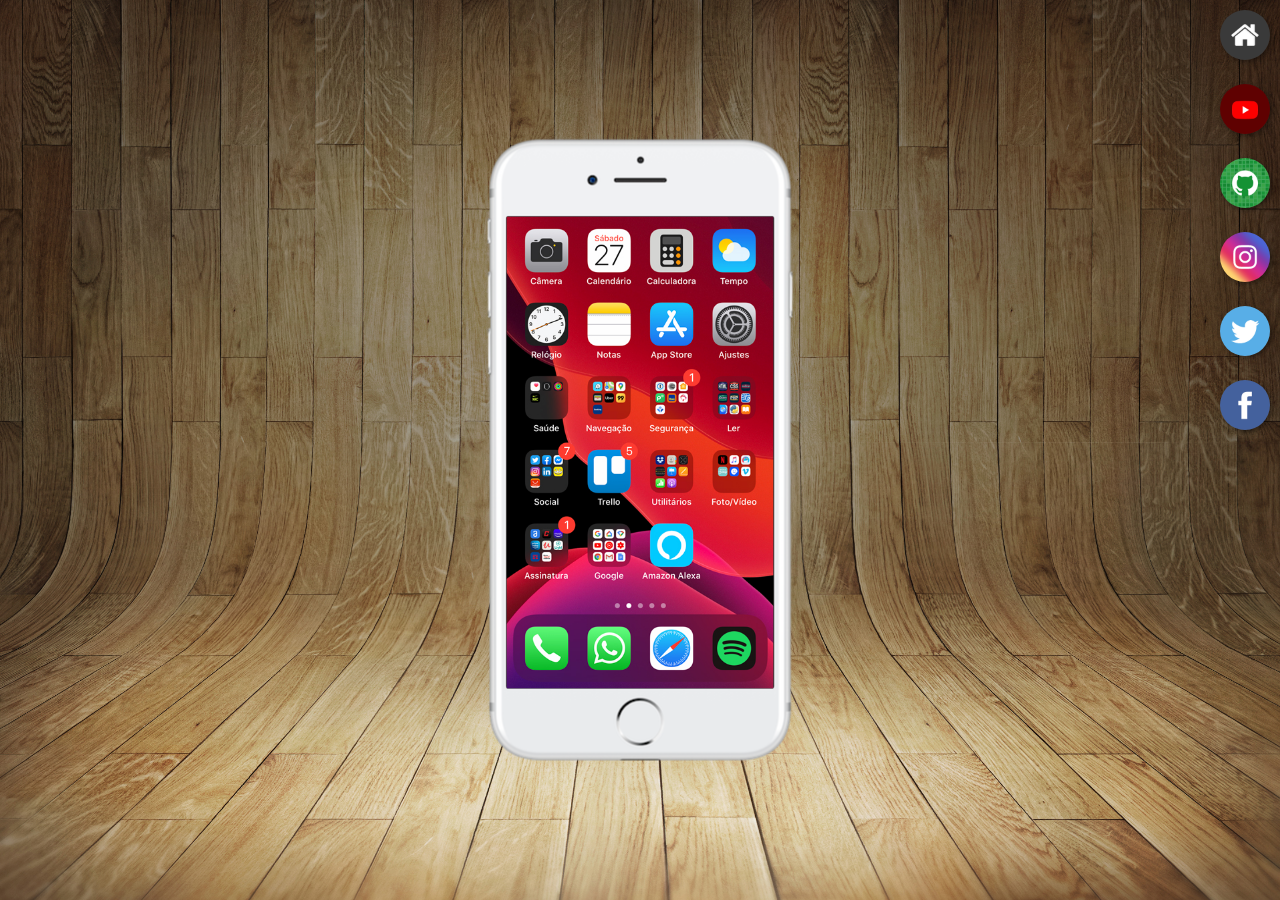
<file: index.html>
<!DOCTYPE html>
<html lang="pt-br">
<head>
    <meta charset="UTF-8">
    <meta http-equiv="X-UA-Compatible" content="IE=edge">
    <meta name="viewport" content="width=device-width, initial-scale=1.0">
    <title>Projeto Redes Sociais</title>
    <link rel="shortcut icon" href="favicon.ico" type="image/x-icon">
    <link rel="stylesheet" href="estilos/style.css">
</head>
<body>
    <main>
        <section id="telefone">
            <iframe src="home.html" frameborder="0" name="tela" id="tela">
                Seu navegador nao é compativel com isso.
            </iframe>
        </section>
        <section id="redes-sociais">
            <a href="home.html" target="tela"><img src="imagens/logo-home.jpg" alt="home"></a><br>
            <a href="youtube.html" target="tela"><img src="imagens/logo-youtube.jpg" alt="youtube"></a><br>
            <a href="github.html" target="tela"><img src="imagens/logo-github.jpg" alt="github"></a><br>
            <a href="instagram.html" target="tela"><img src="imagens/logo-instagram.jpg" alt="instagram"></a><br>
            <a href="twitter.html" target="tela"><img src="imagens/logo-twitter.jpg" alt="twitter"></a><br>
            <a href="facebook.html" target="tela"><img src="imagens/logo-facebook.jpg" alt="facebook"></a><br>
        </section>
    </main>
</body>
</html>
</file>
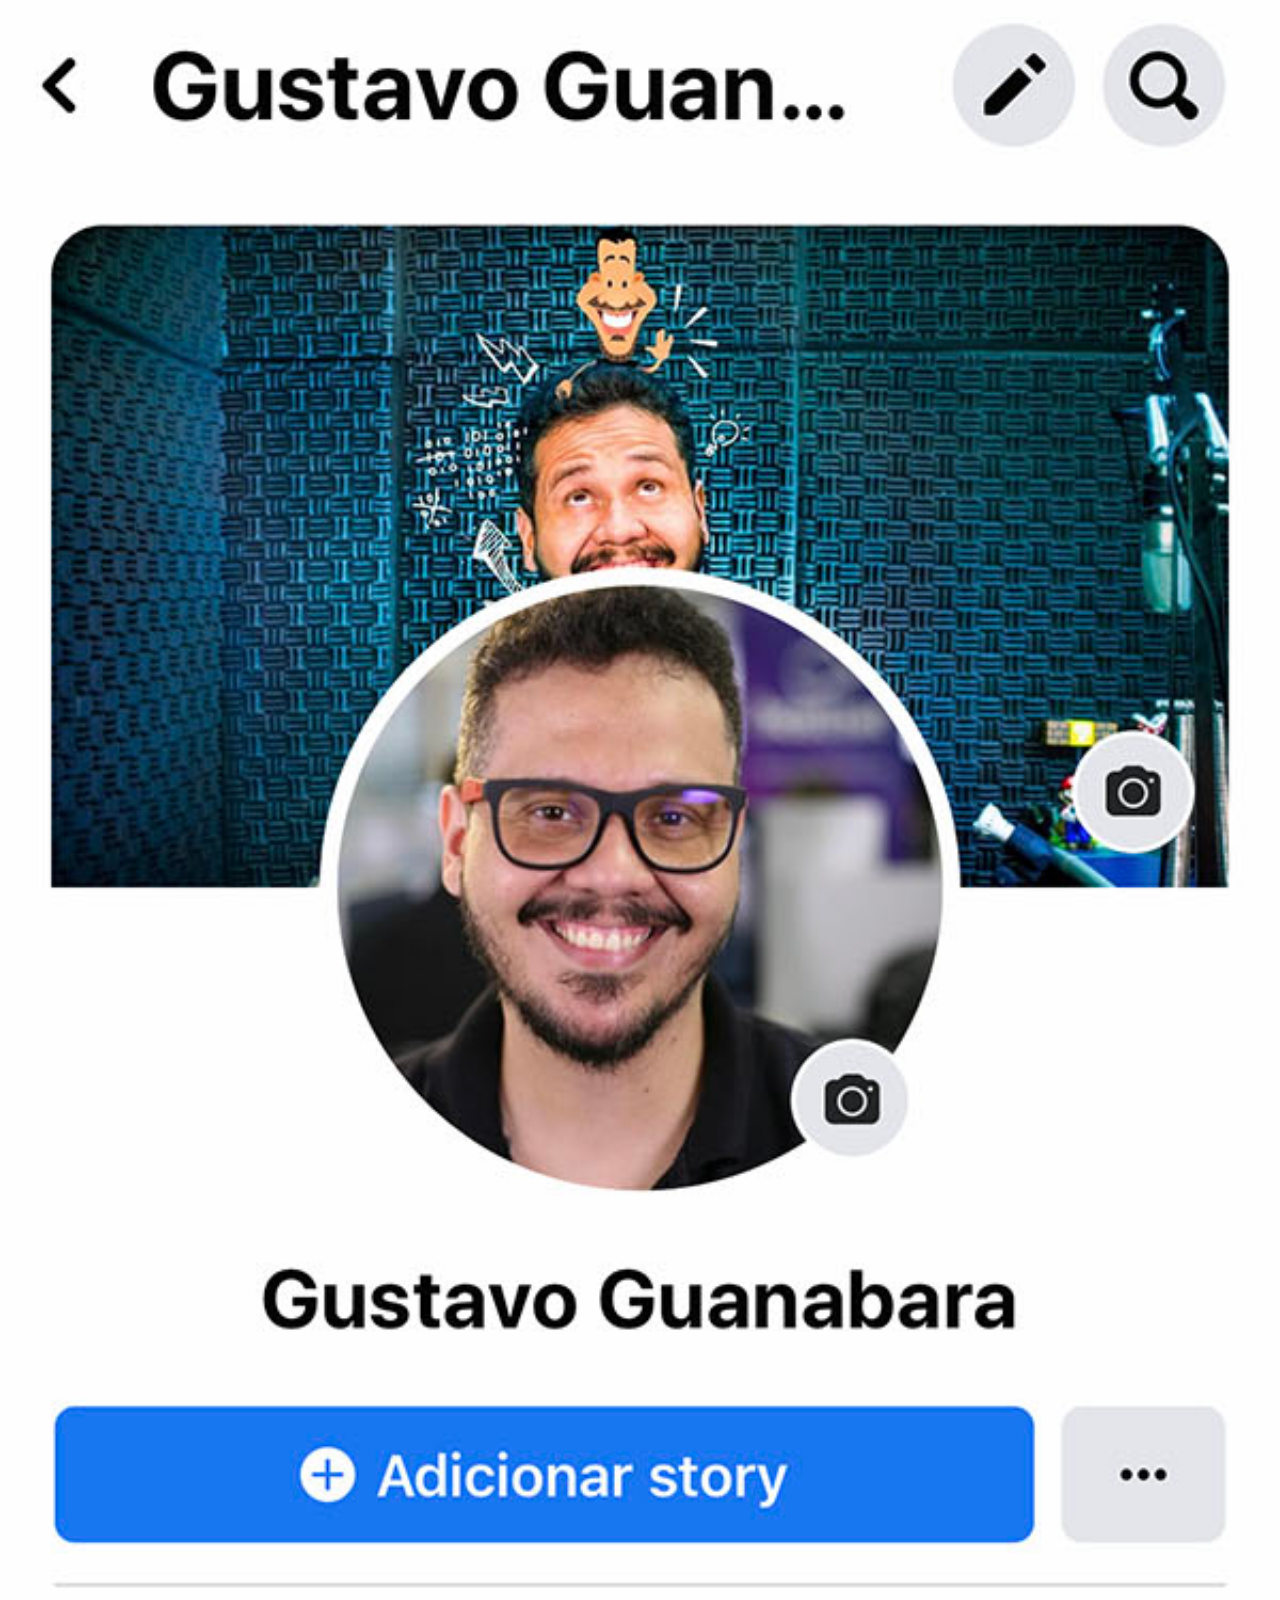
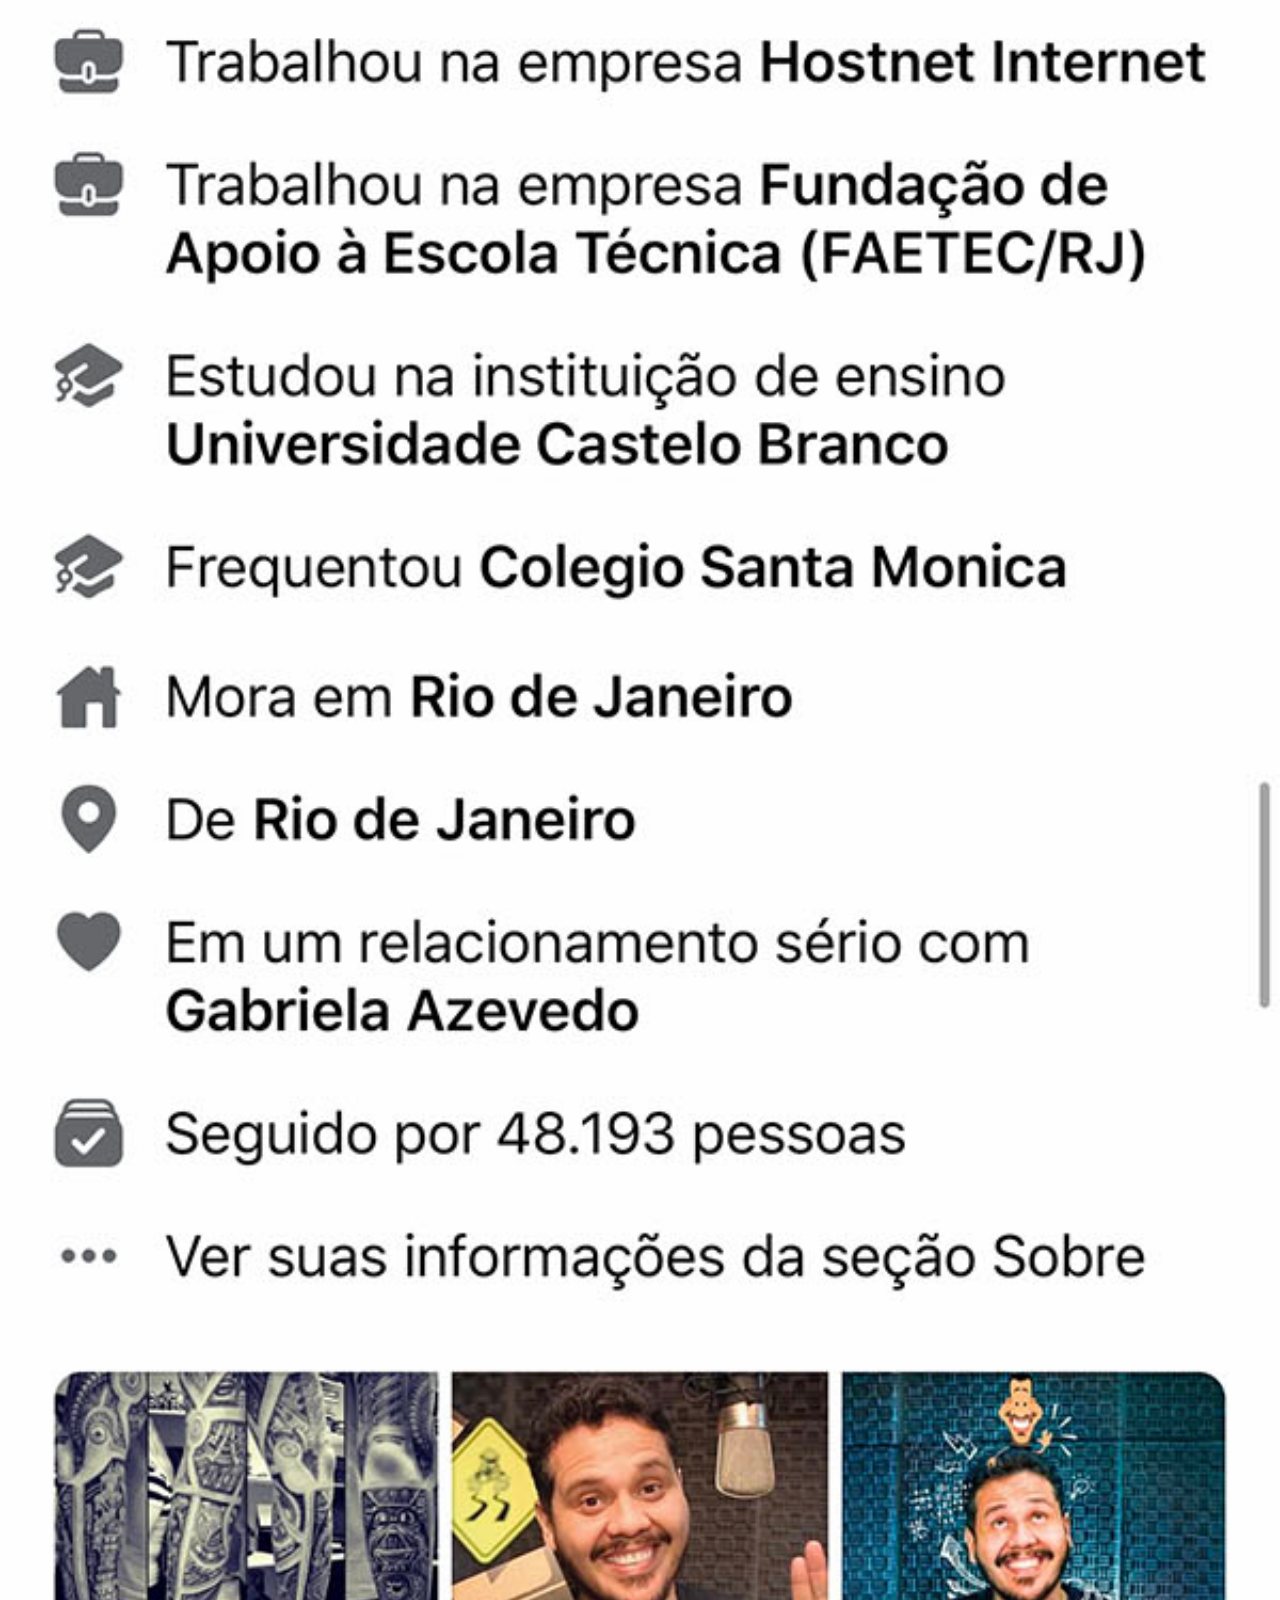
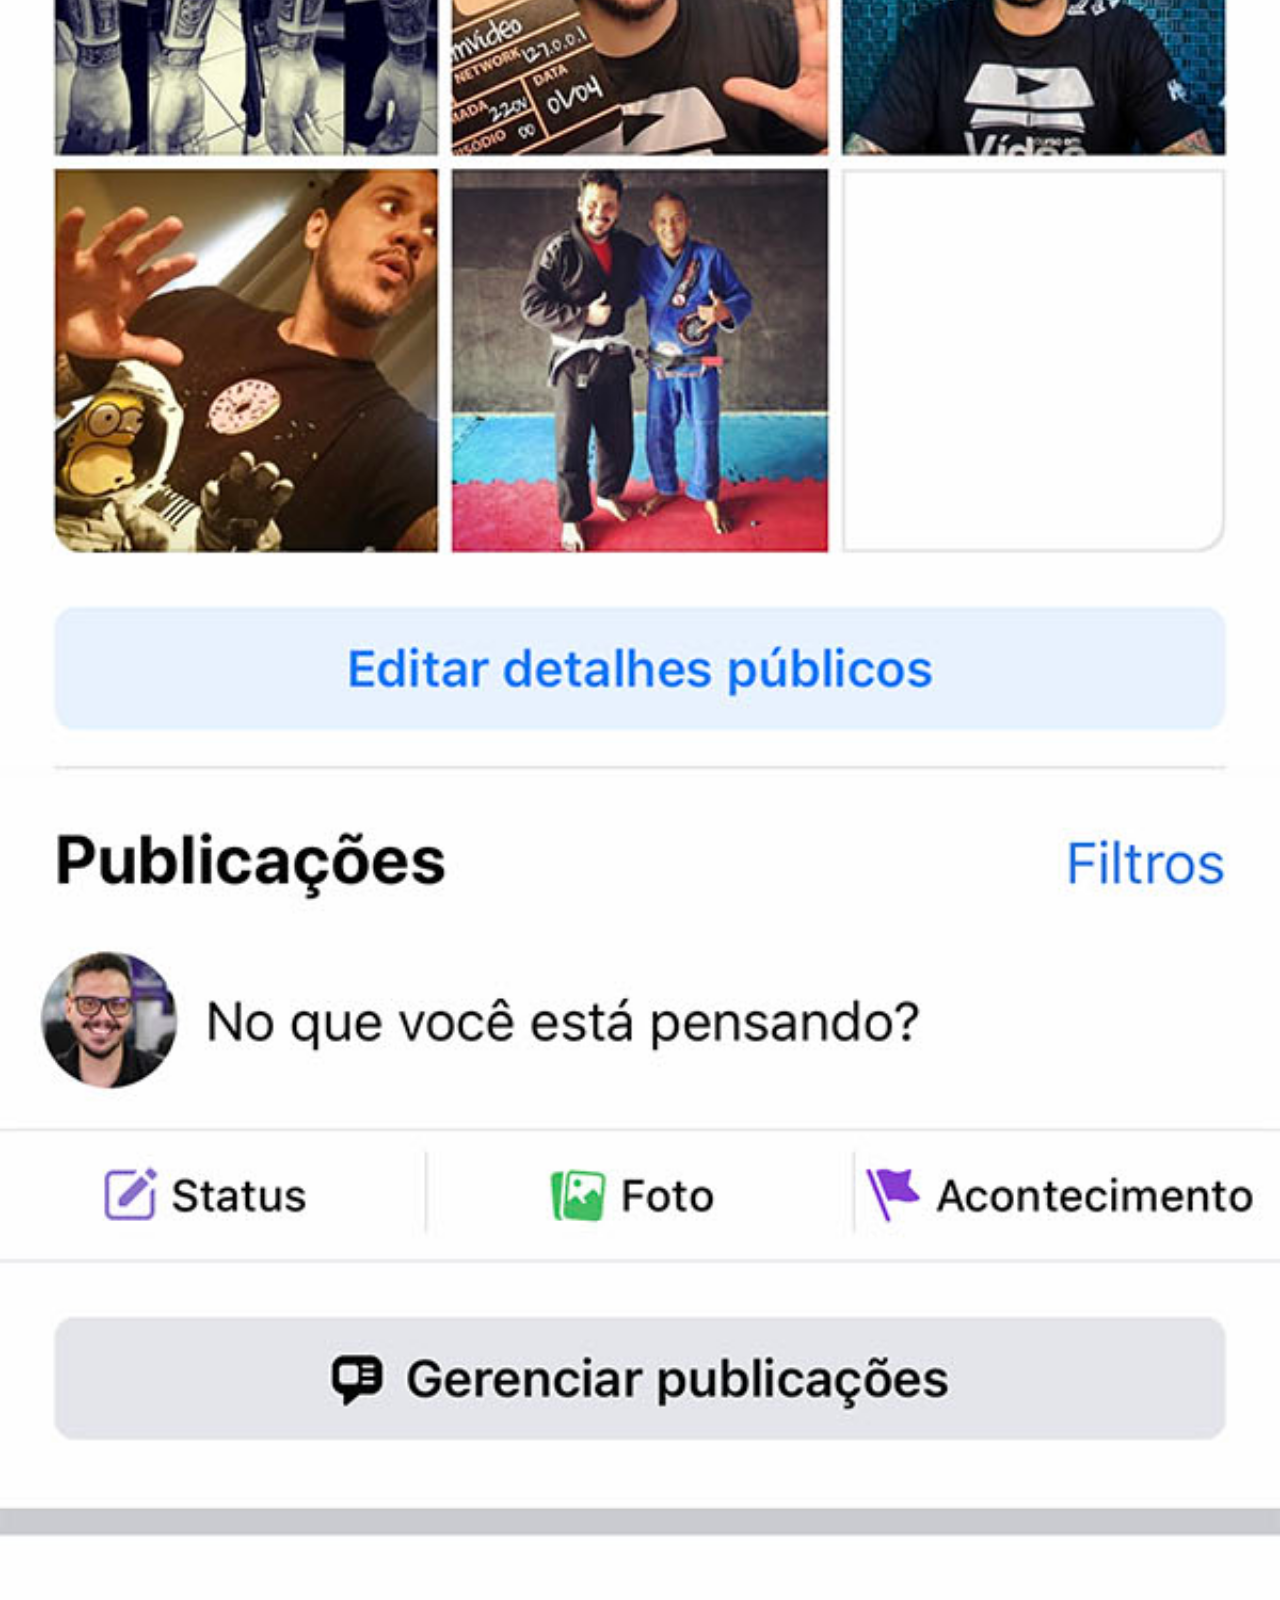
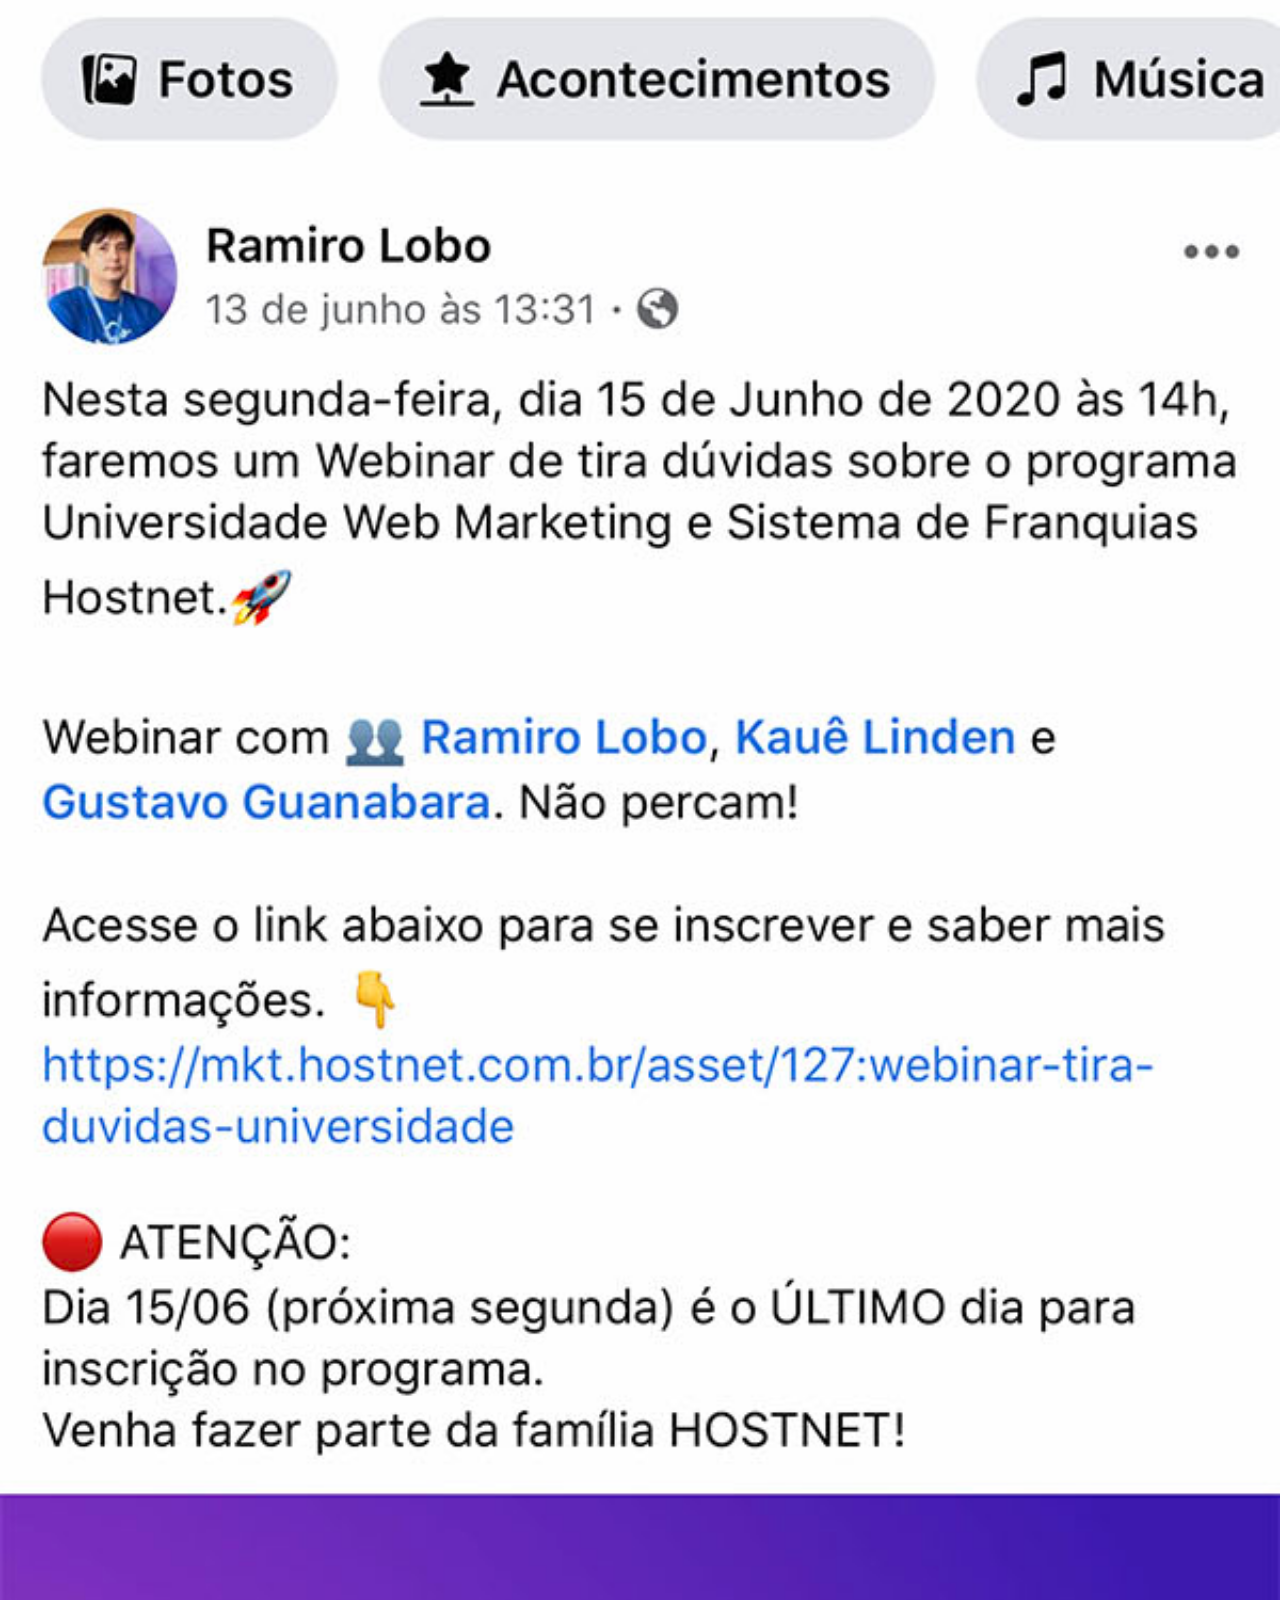
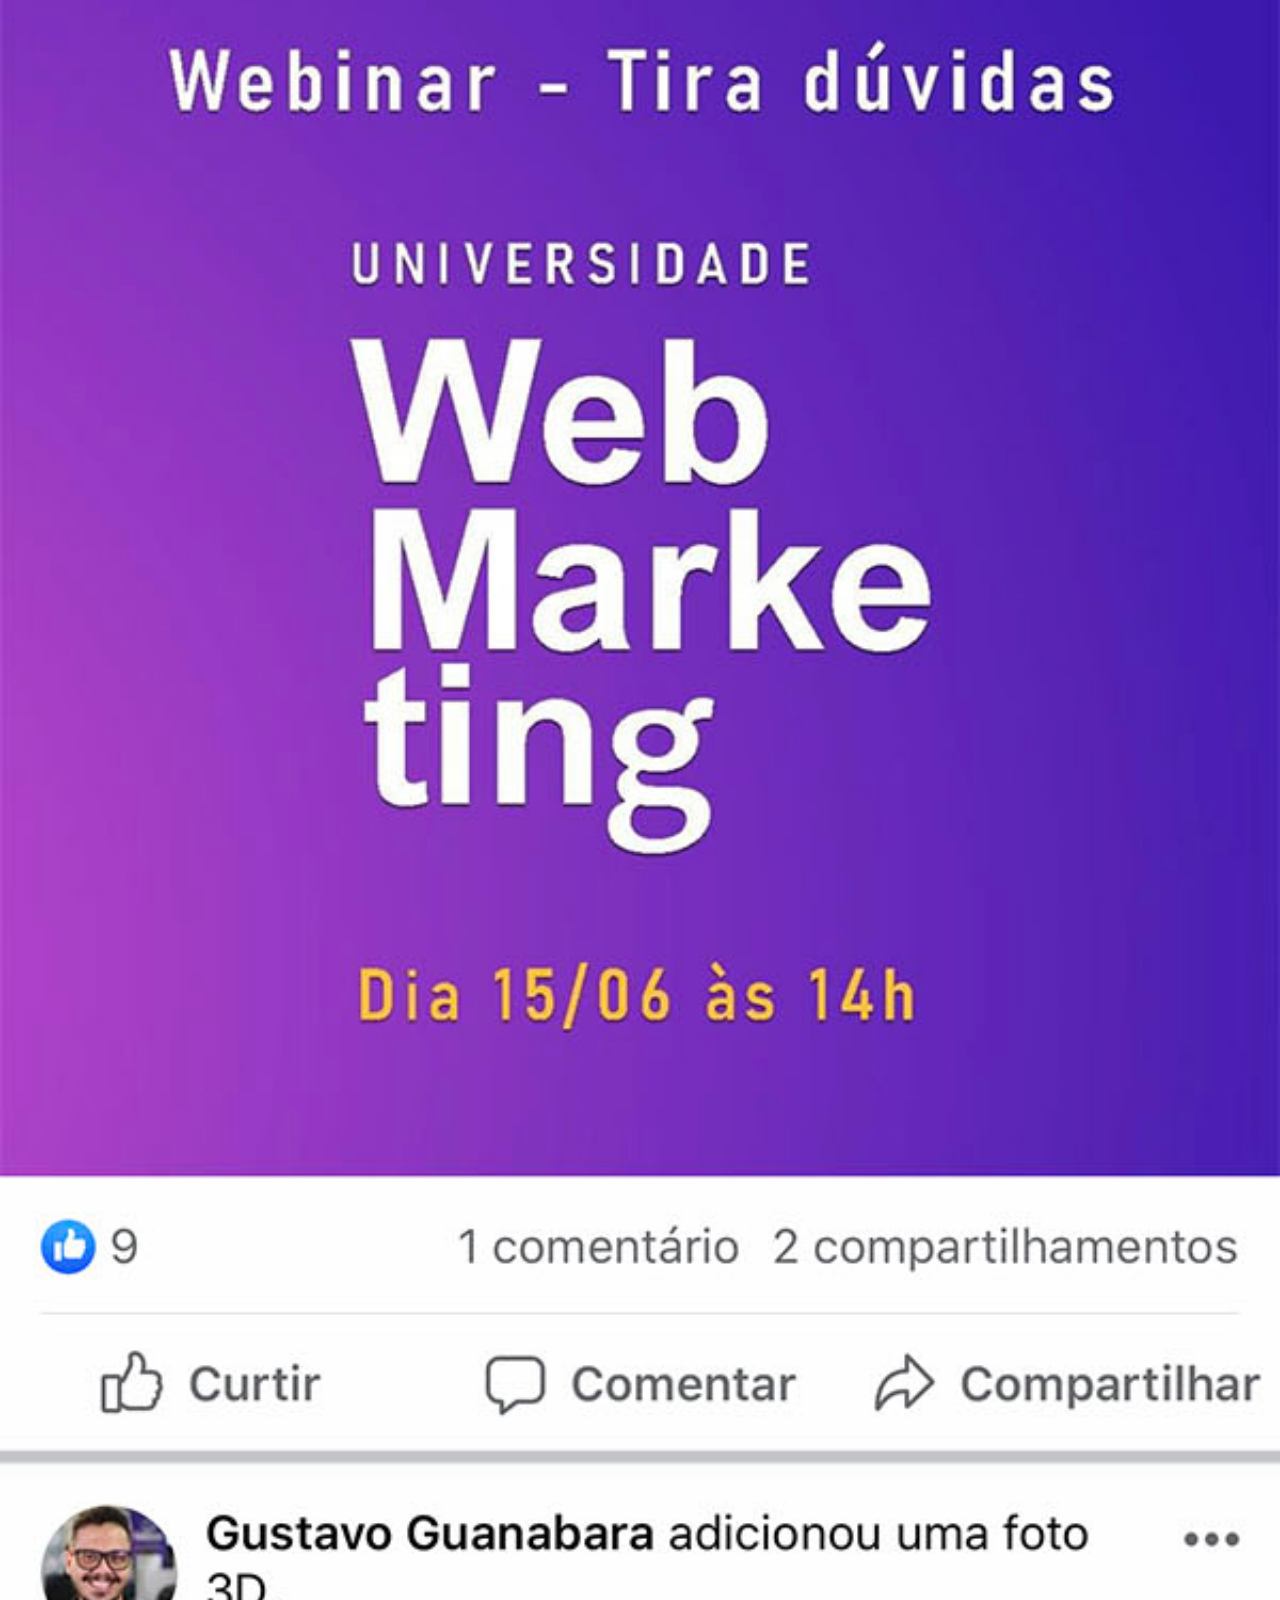
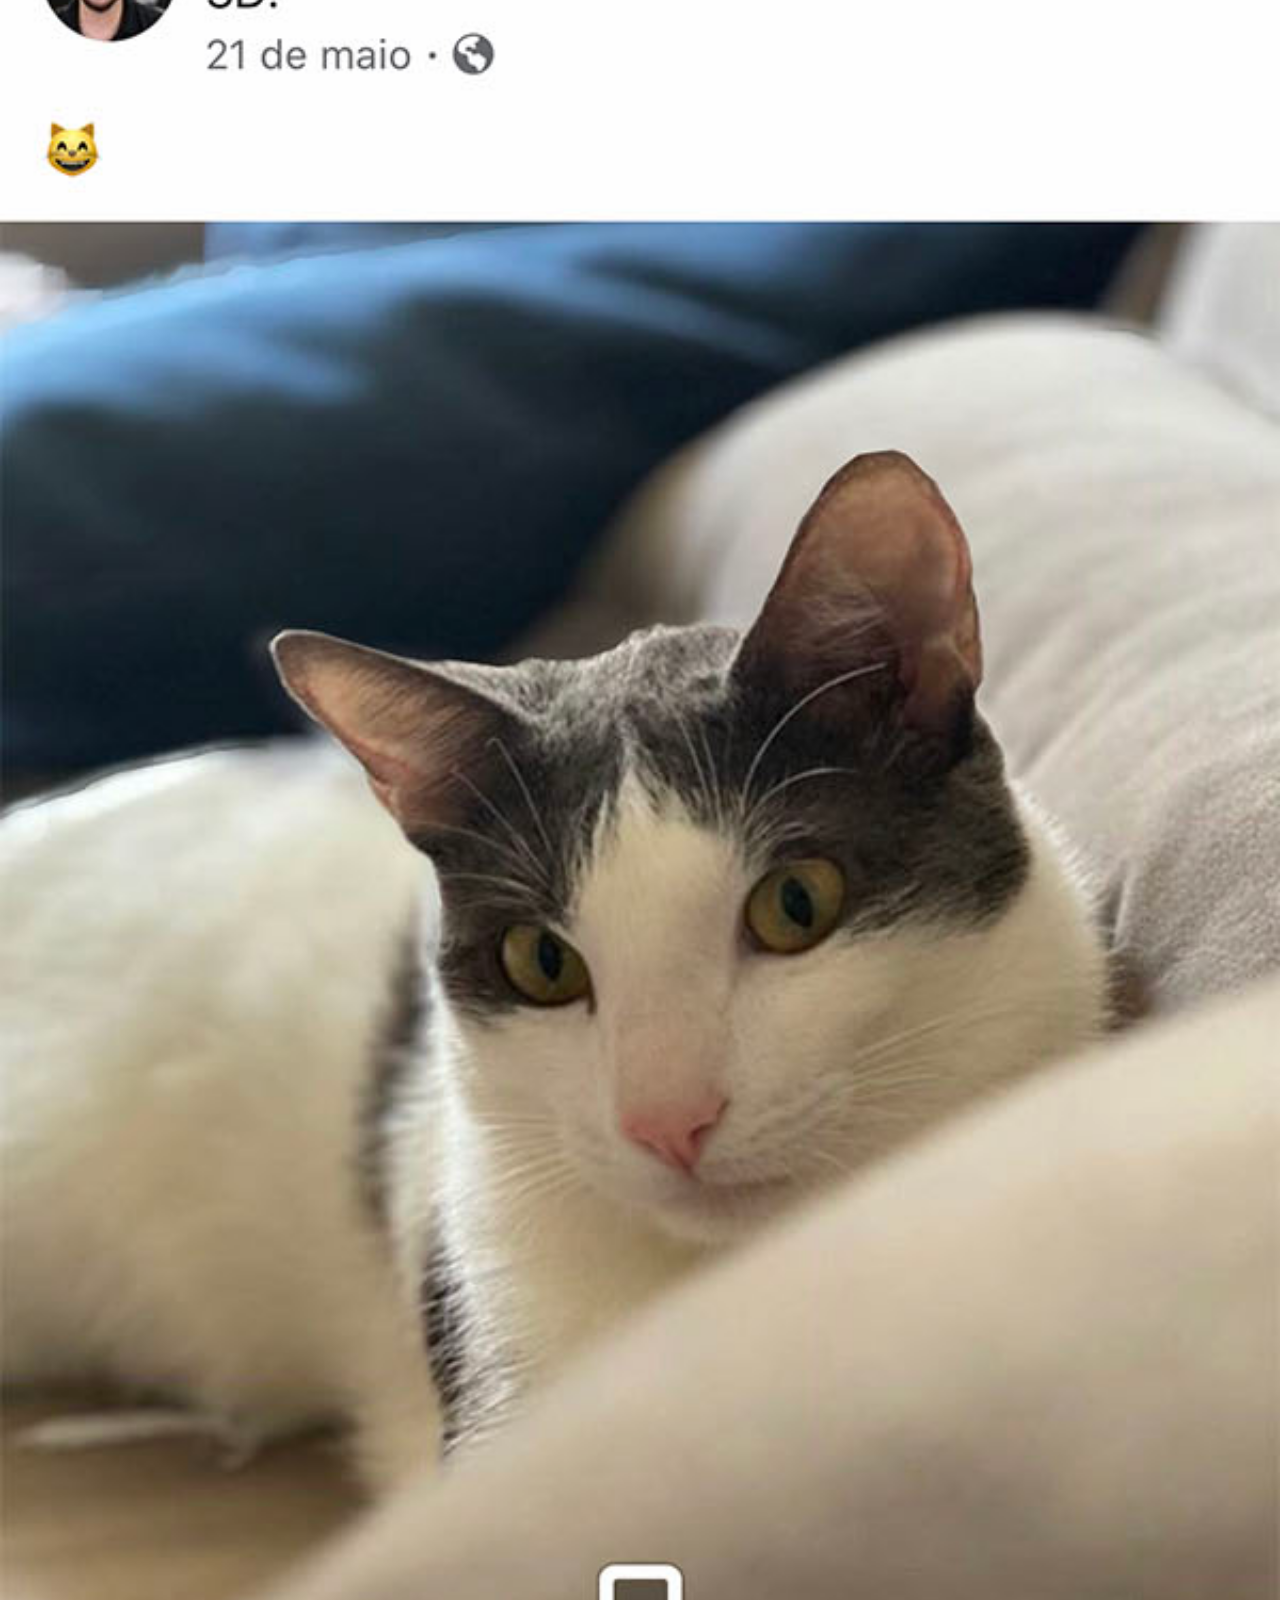
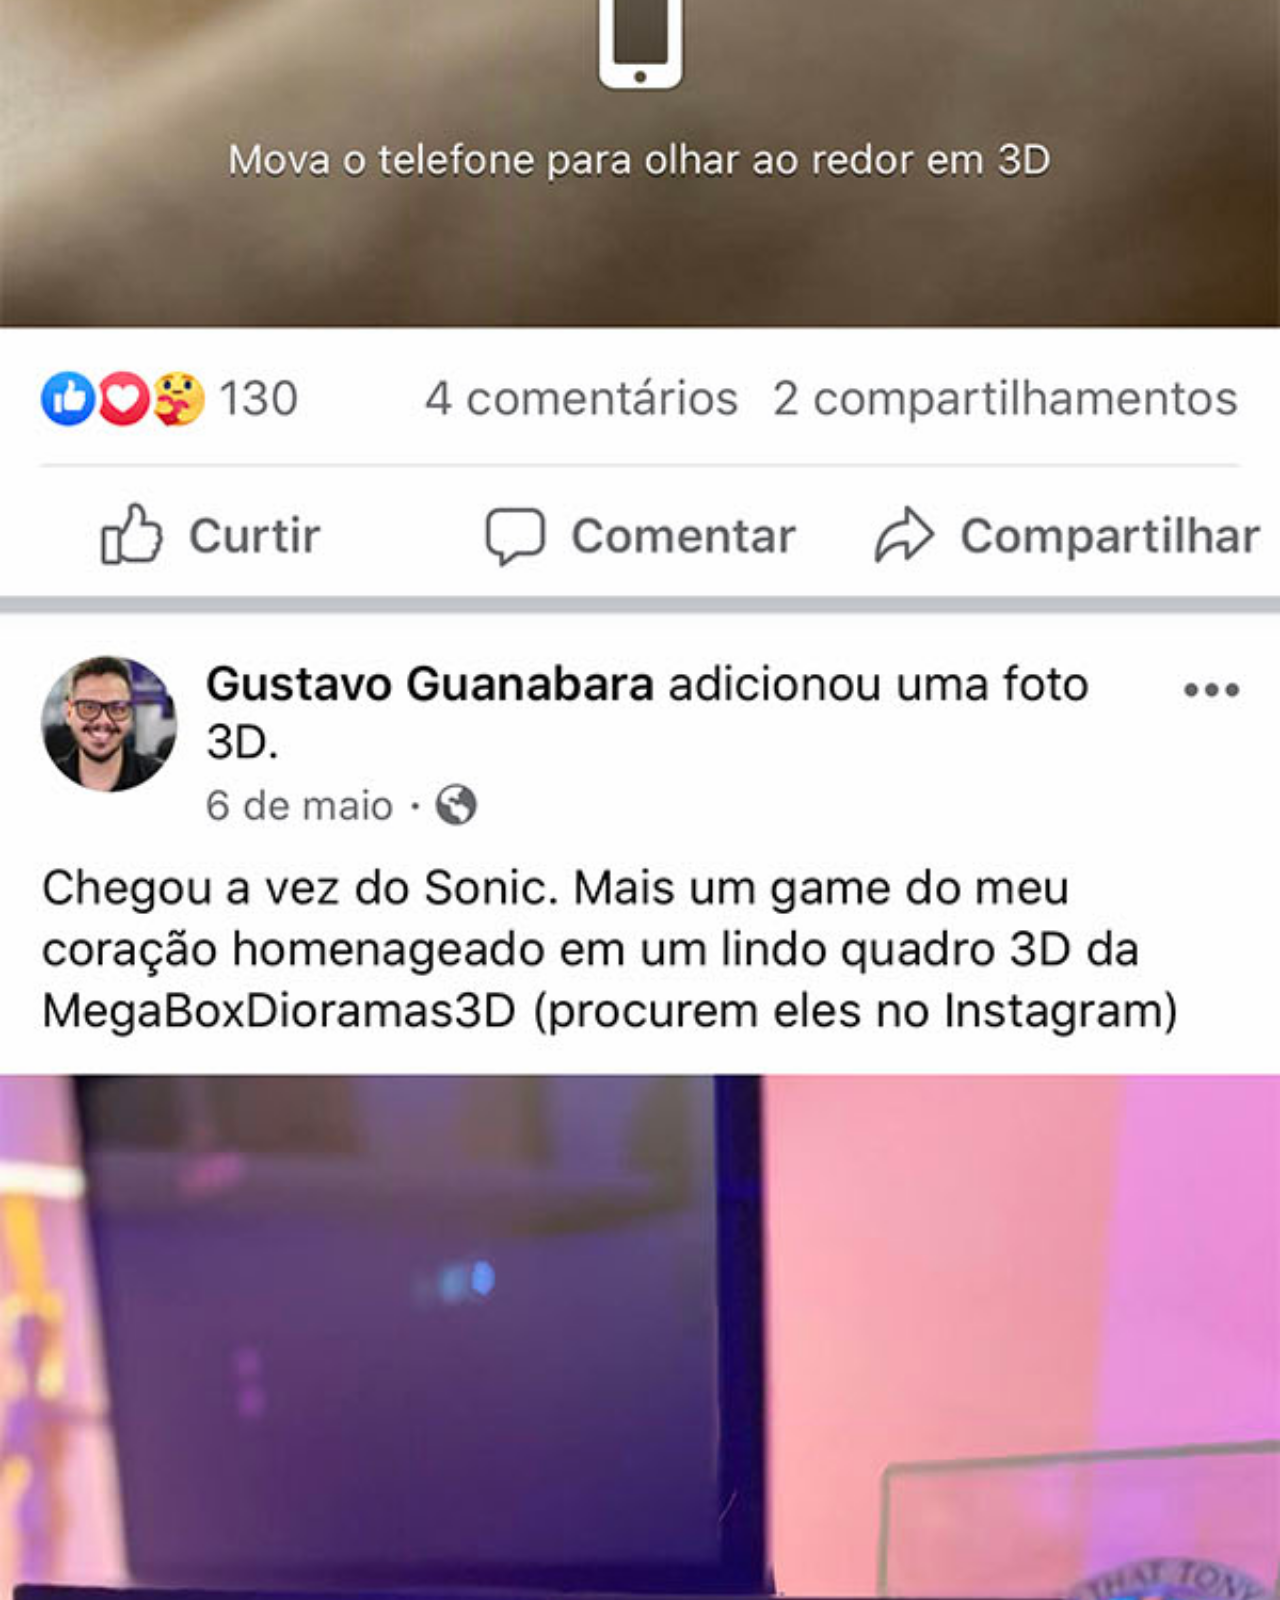
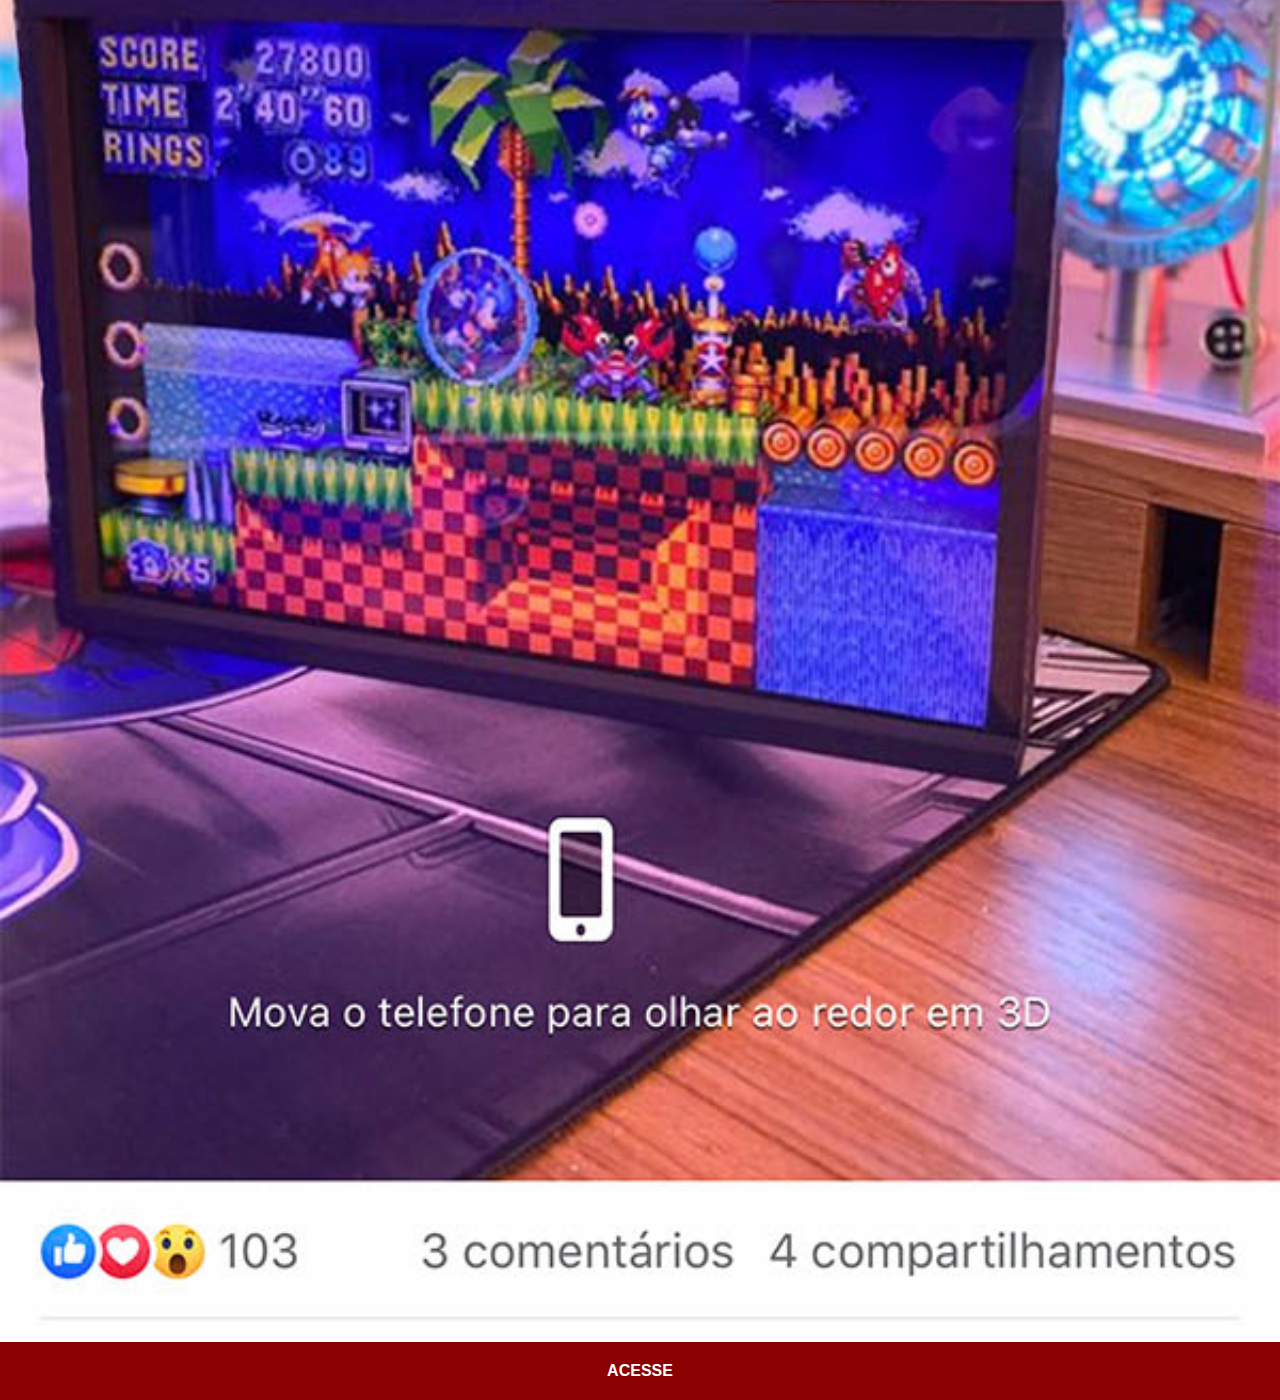
<file: facebook.html>
<!DOCTYPE html>
<html lang="pt-br">
<head>
    <meta charset="UTF-8">
    <meta http-equiv="X-UA-Compatible" content="IE=edge">
    <meta name="viewport" content="width=device-width, initial-scale=1.0">
    <title>Facebook</title>
    <link rel="stylesheet" href="estilos/social.css">
</head>
<body>
    <img src="imagens/tela-facebook.jpg" alt="facebook">
    <a href="https://www.facebook.com/gustavoguanabara" target="_blank">ACESSE</a>
</body>
</html>
</file>
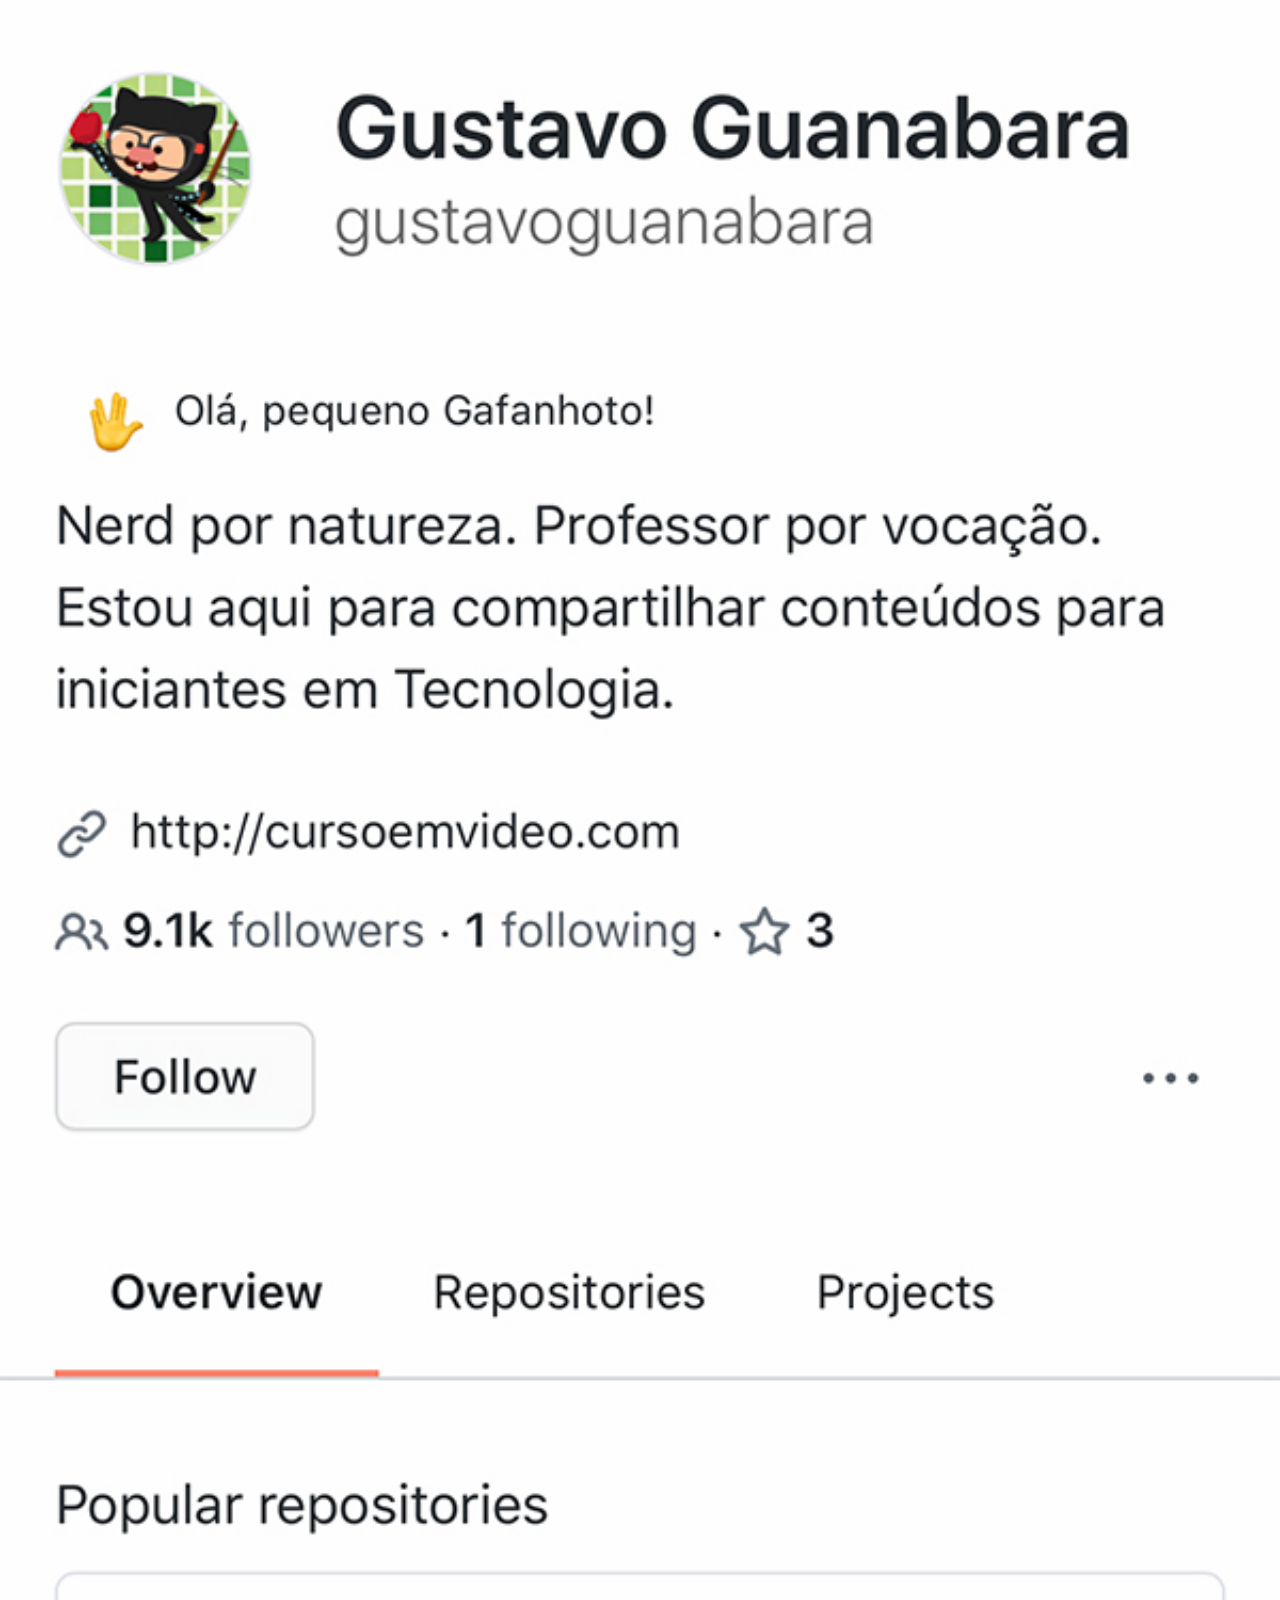
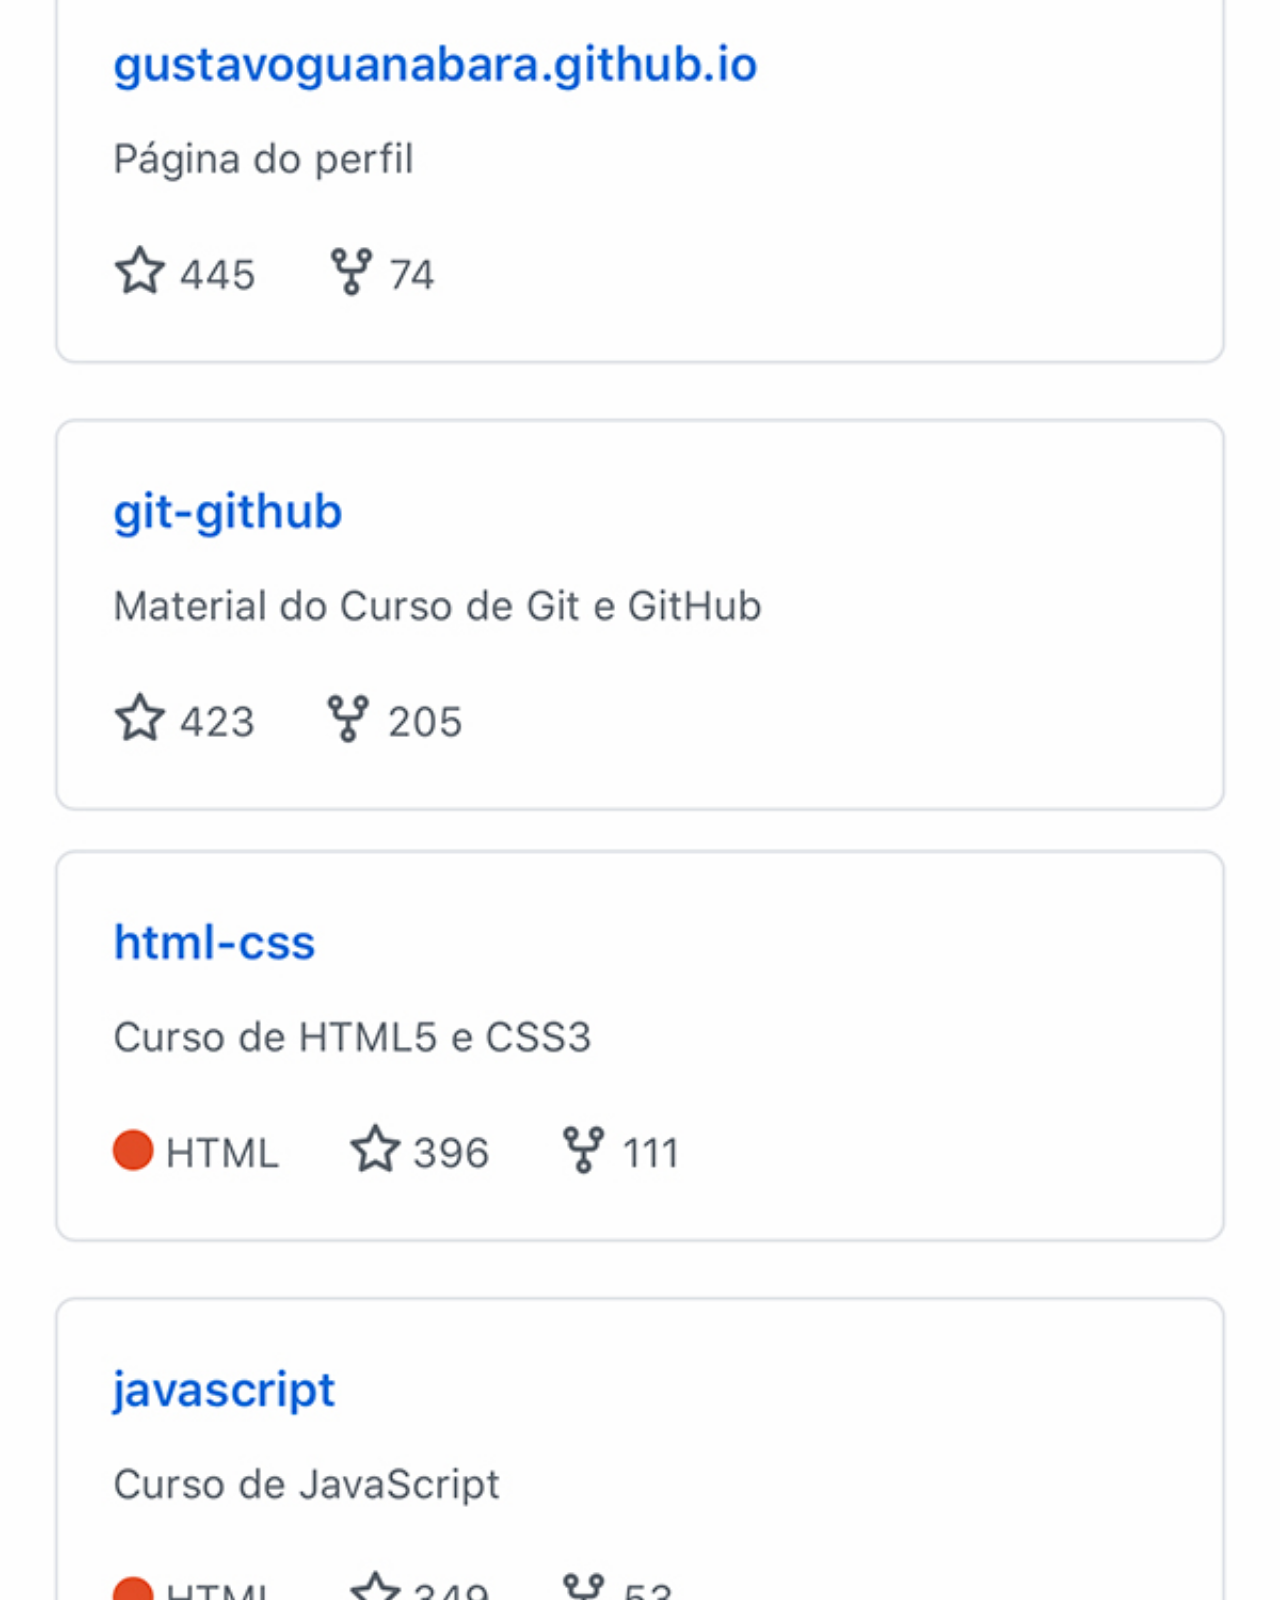
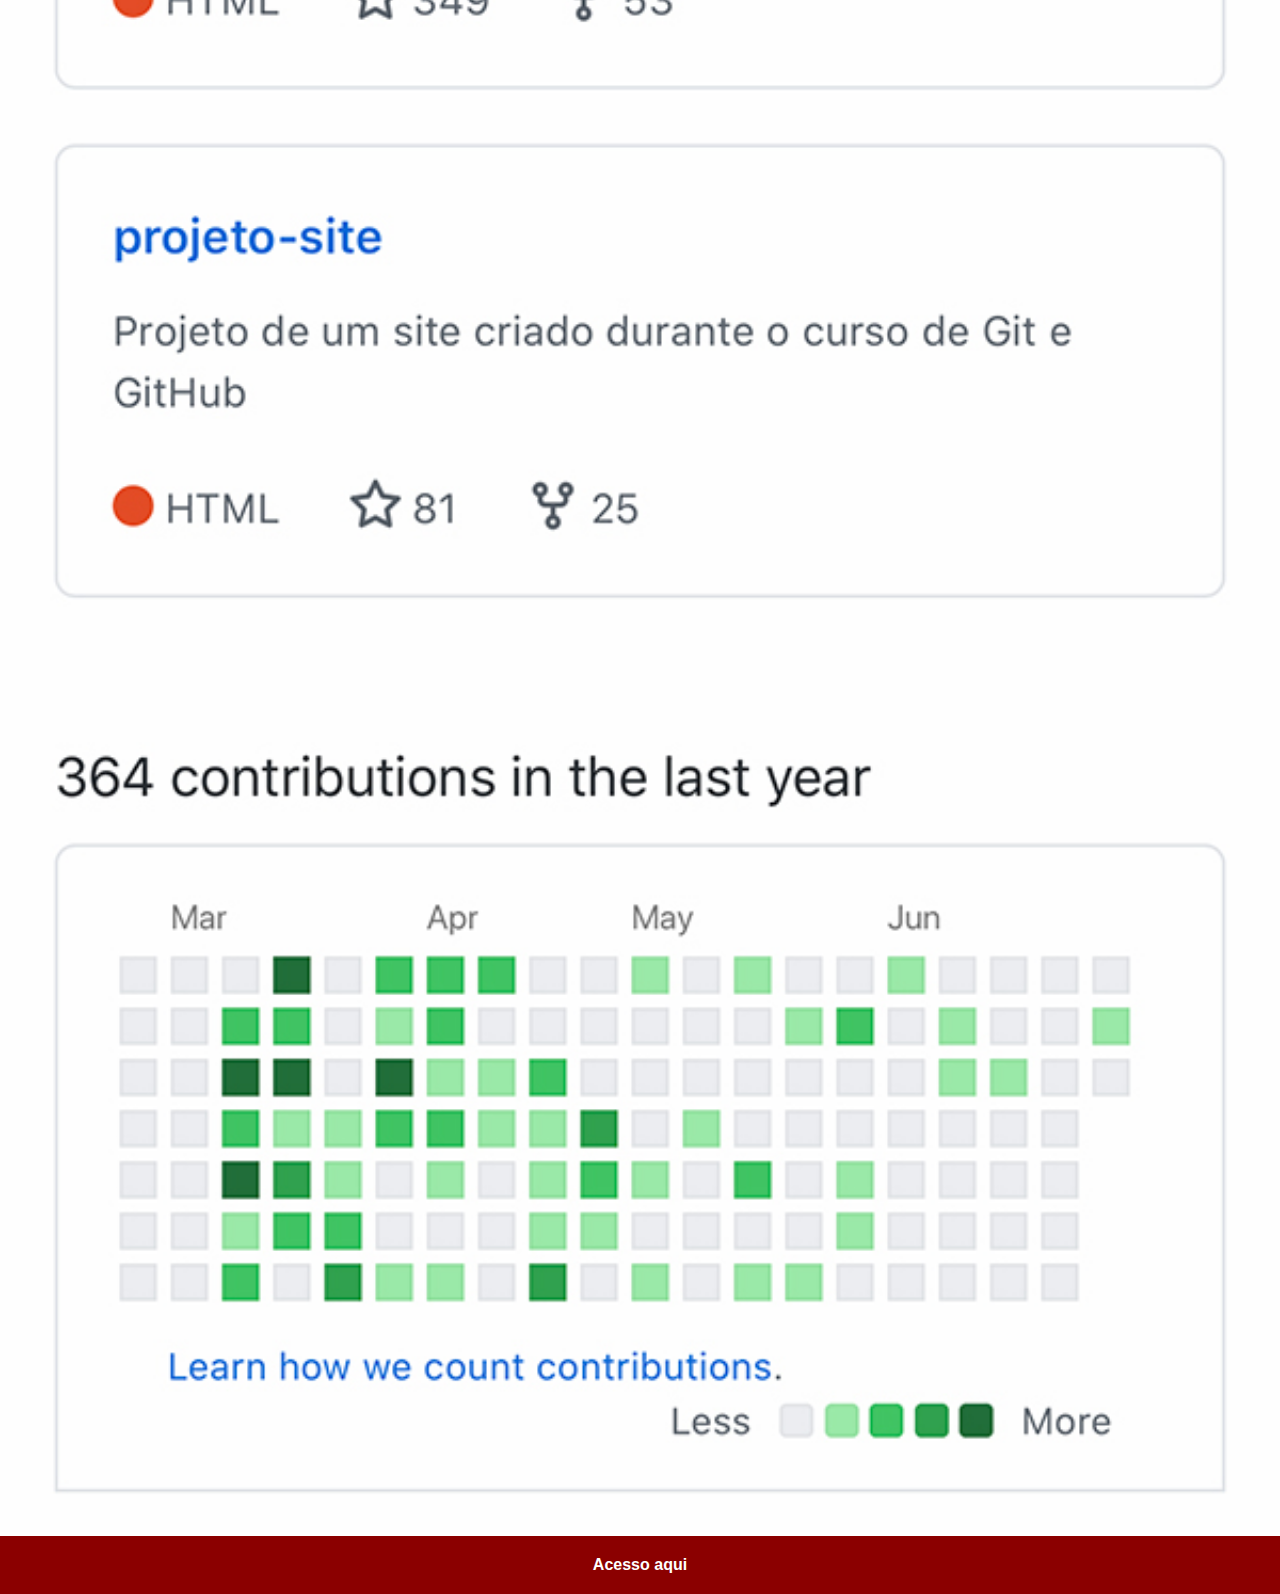
<file: github.html>
<!DOCTYPE html>
<html lang="pt-br">
<head>
    <meta charset="UTF-8">
    <meta http-equiv="X-UA-Compatible" content="IE=edge">
    <meta name="viewport" content="width=device-width, initial-scale=1.0">
    <title>github</title>
    <link rel="stylesheet" href="estilos/social.css">
</head>
<body>
    <img src="imagens/tela-github.jpg" alt="github">
    <a href="https://github.com/gustavoguanabara" target="_blank">Acesso aqui</a>
</body>
</html>
</file>
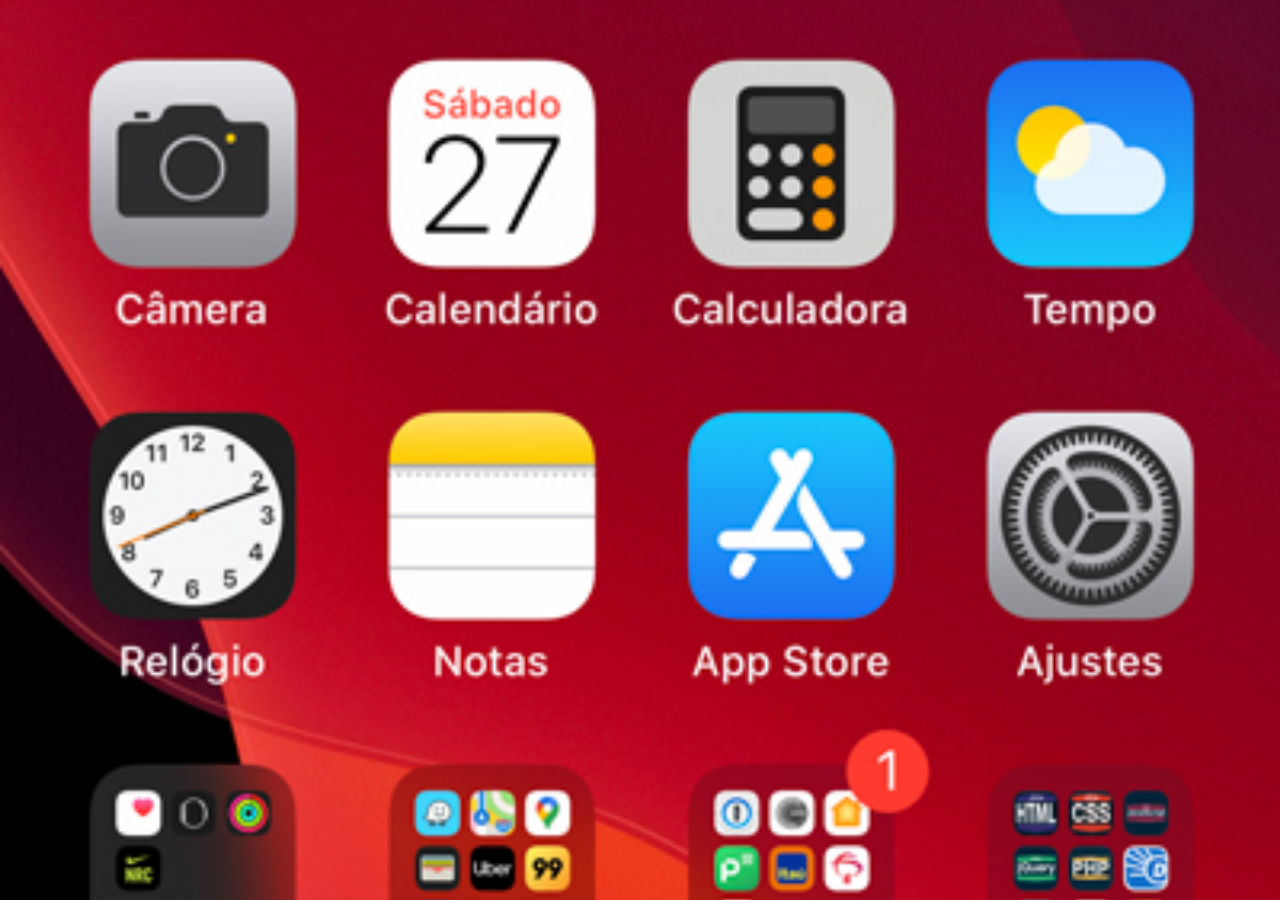
<file: home.html>
<!DOCTYPE html>
<html lang="pt-br">
<head>
    <meta charset="UTF-8">
    <meta http-equiv="X-UA-Compatible" content="IE=edge">
    <meta name="viewport" content="width=device-width, initial-scale=1.0">
    <title>Homo</title>
    <style>
        * {
            margin: 0px;
            padding: 0px;
        }

        body {
            width: 100vw;
            height: 100vh;
            background: black url('imagens/tela-home.jpg') no-repeat center top;
            background-size: cover;
        }
    </style>
</head>
<body>
    
</body>
</html>
</file>
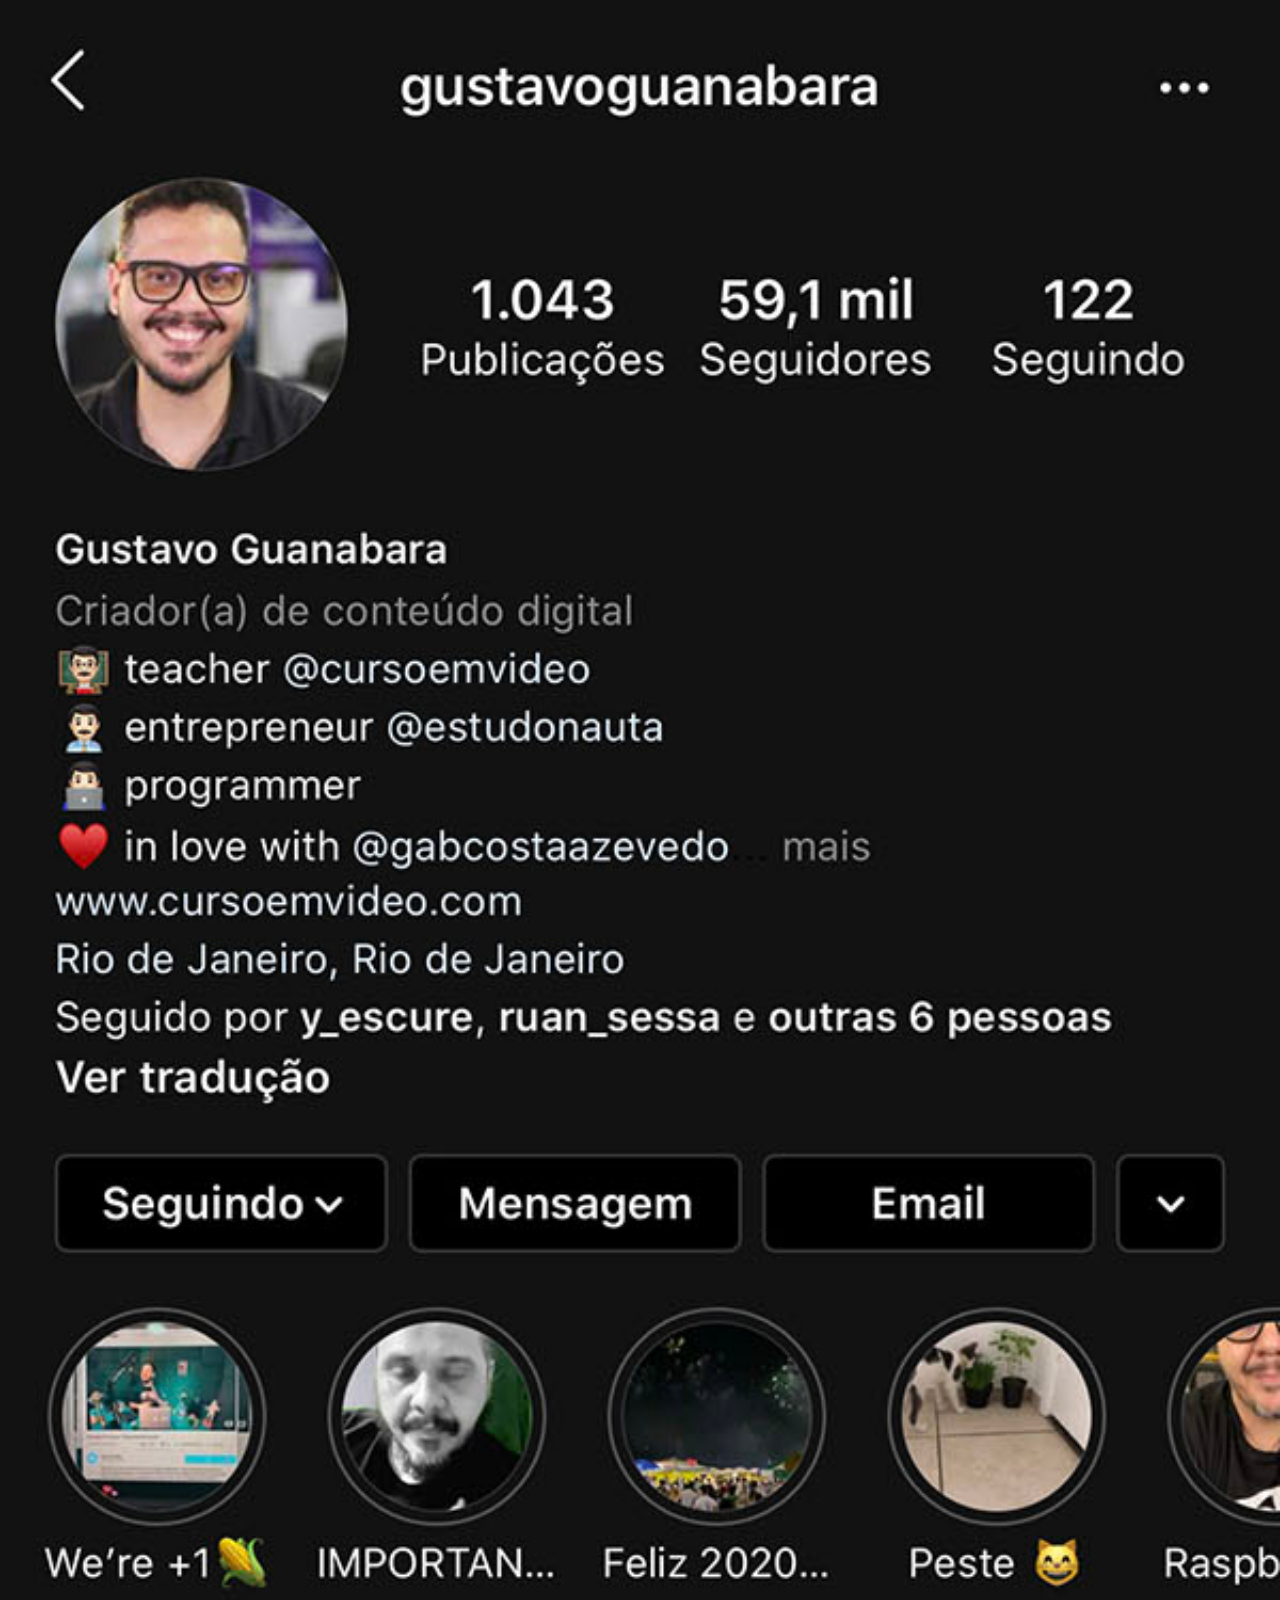
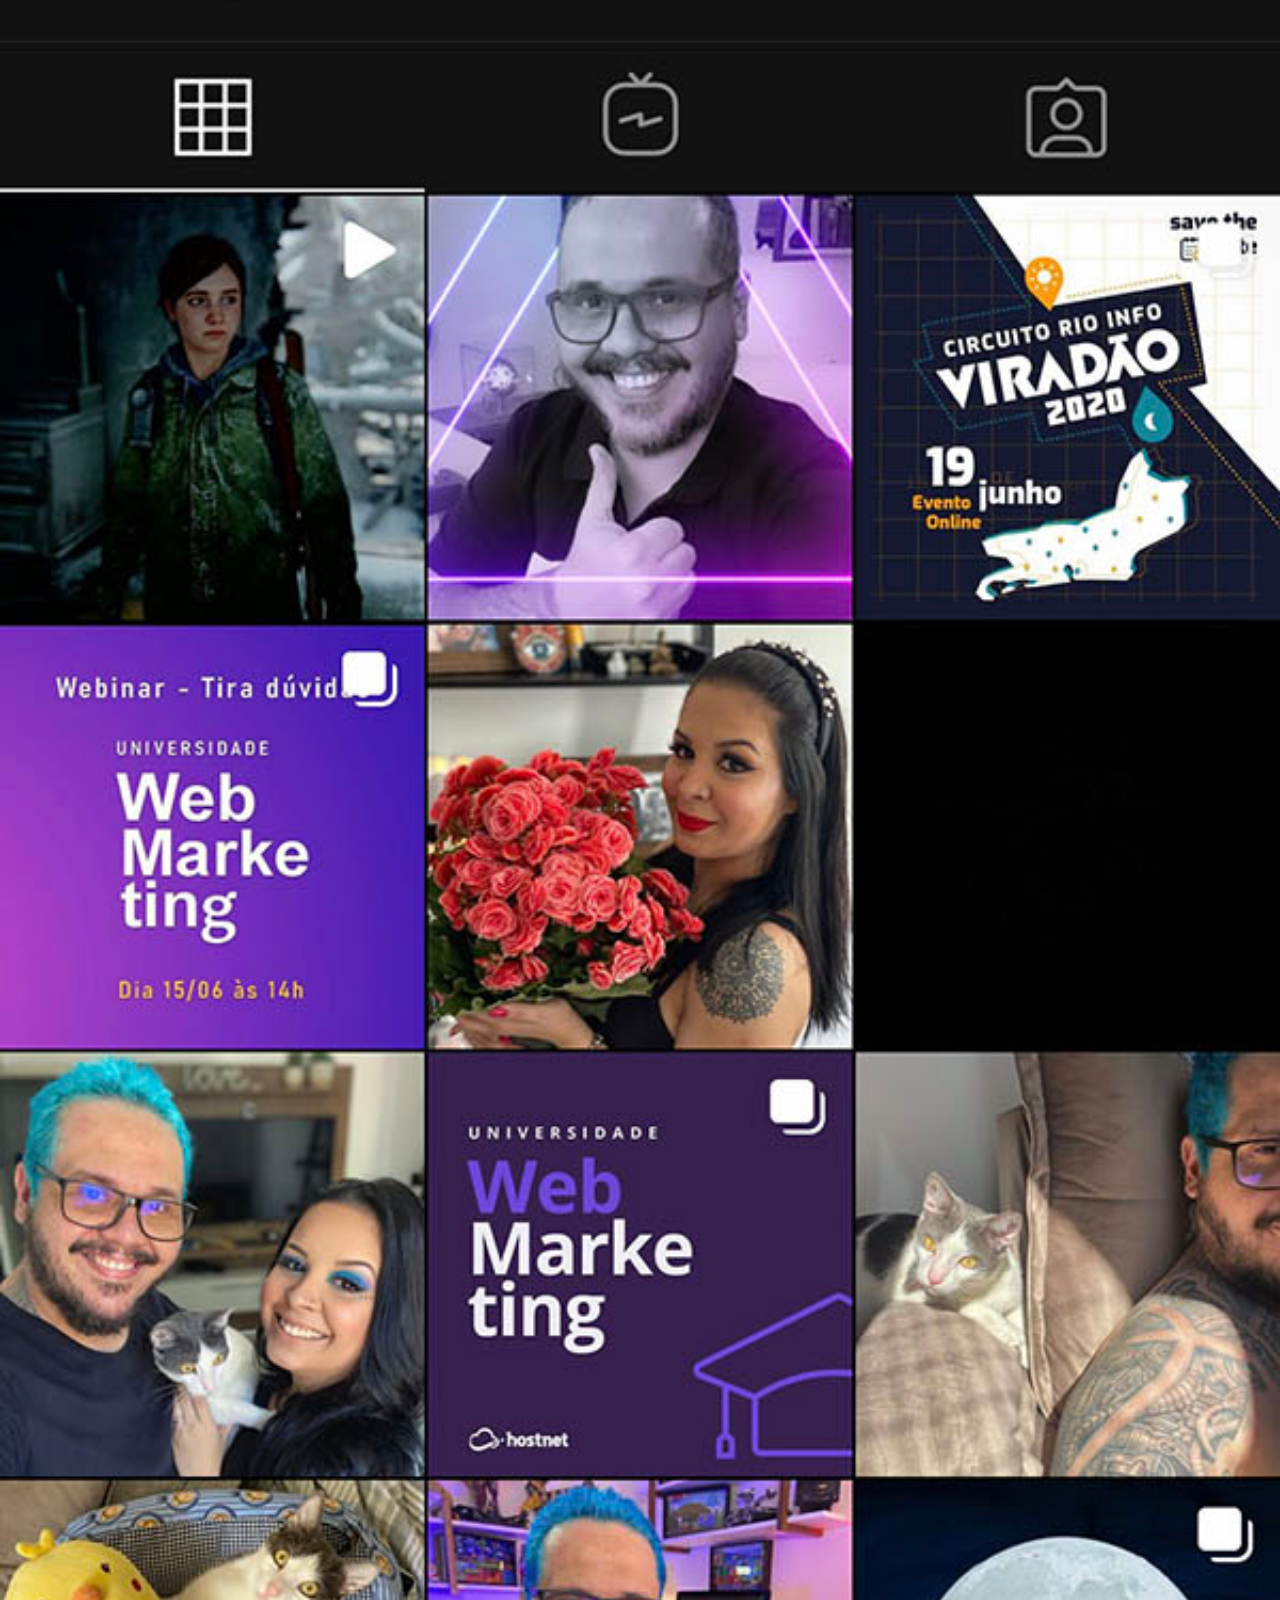
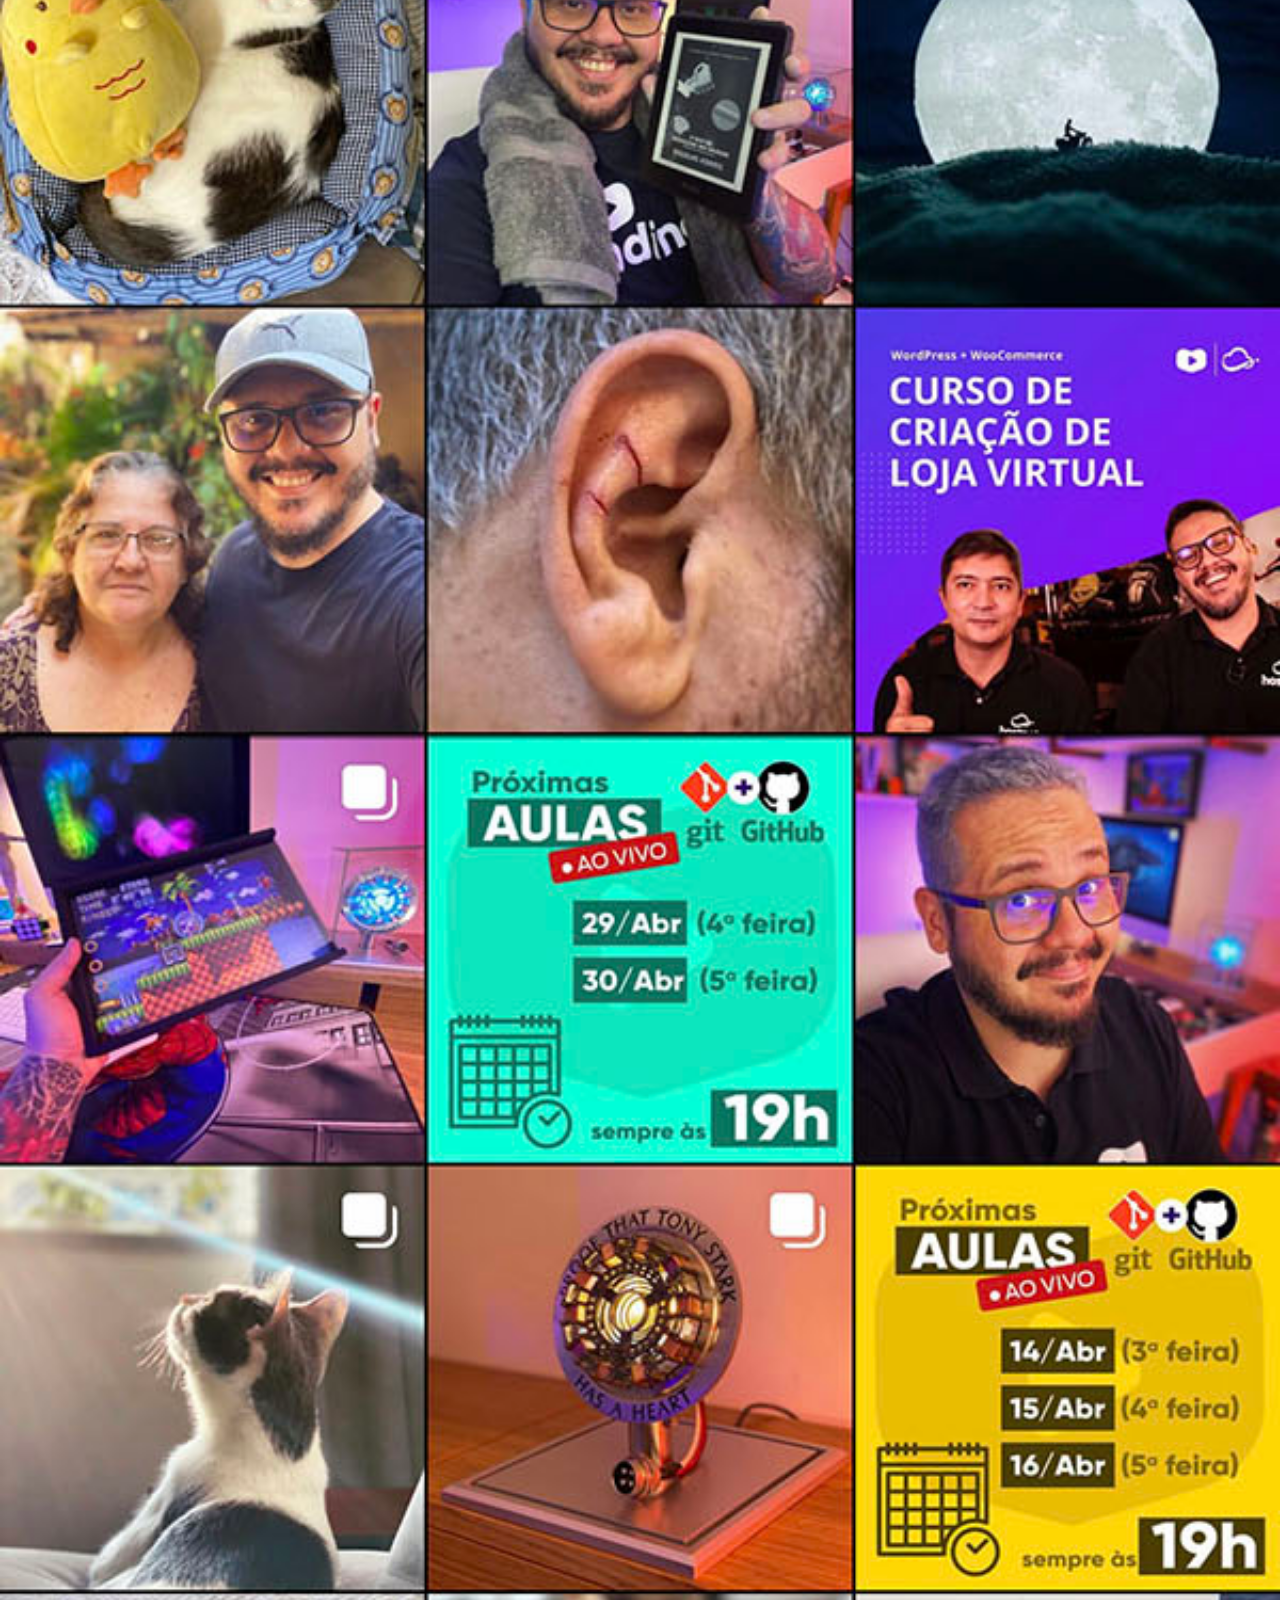
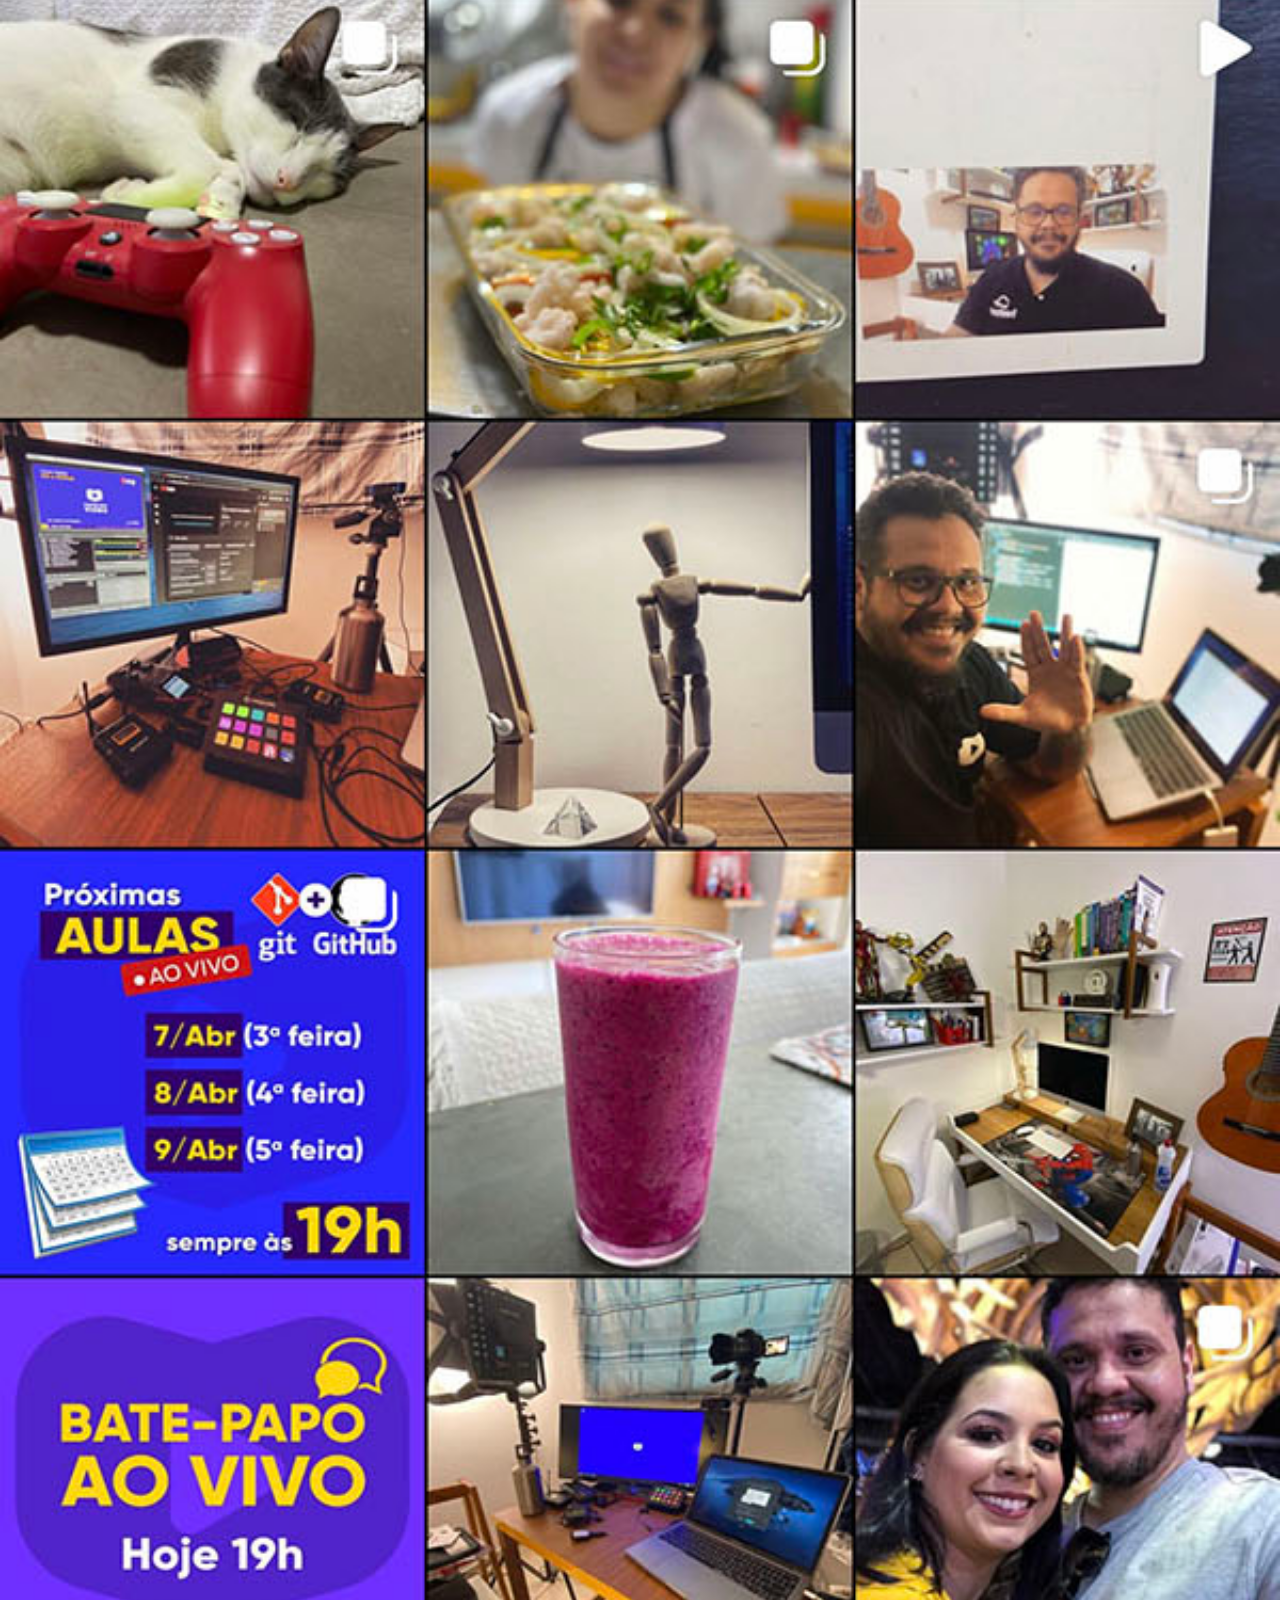
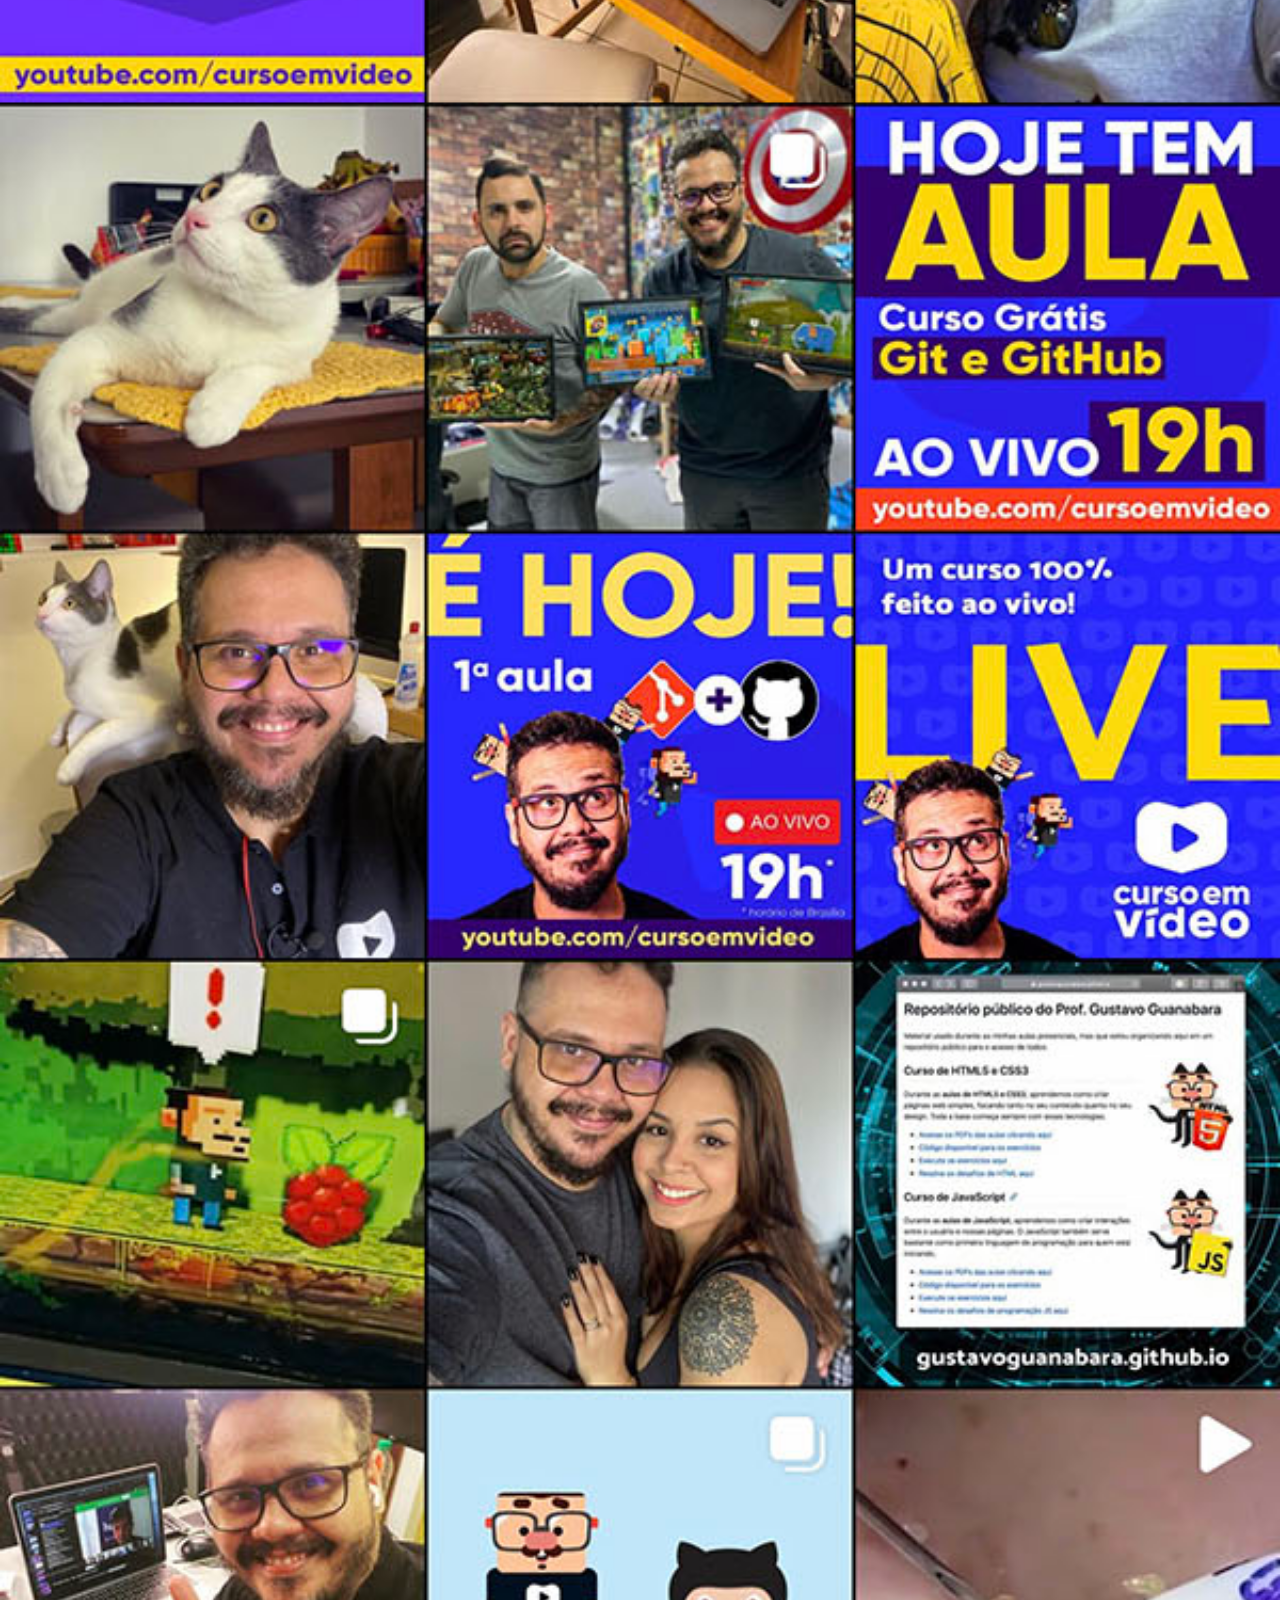
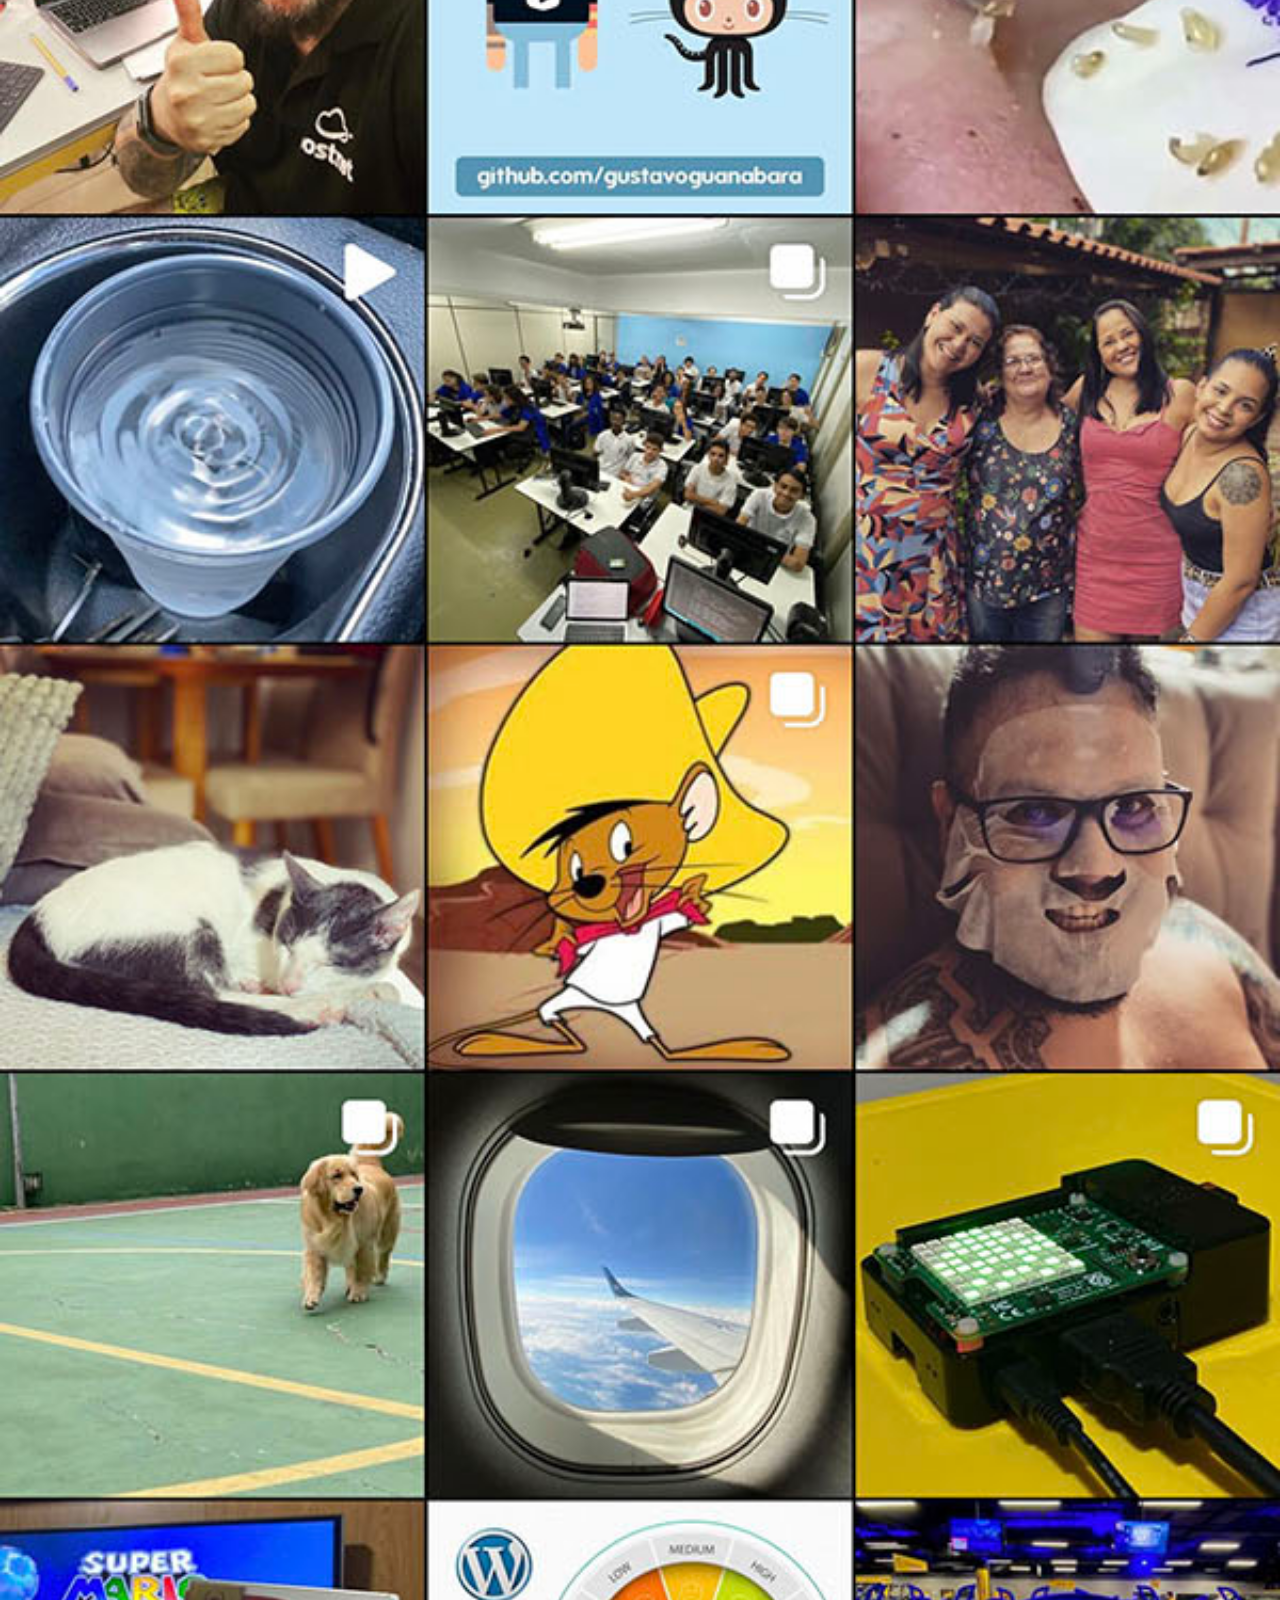
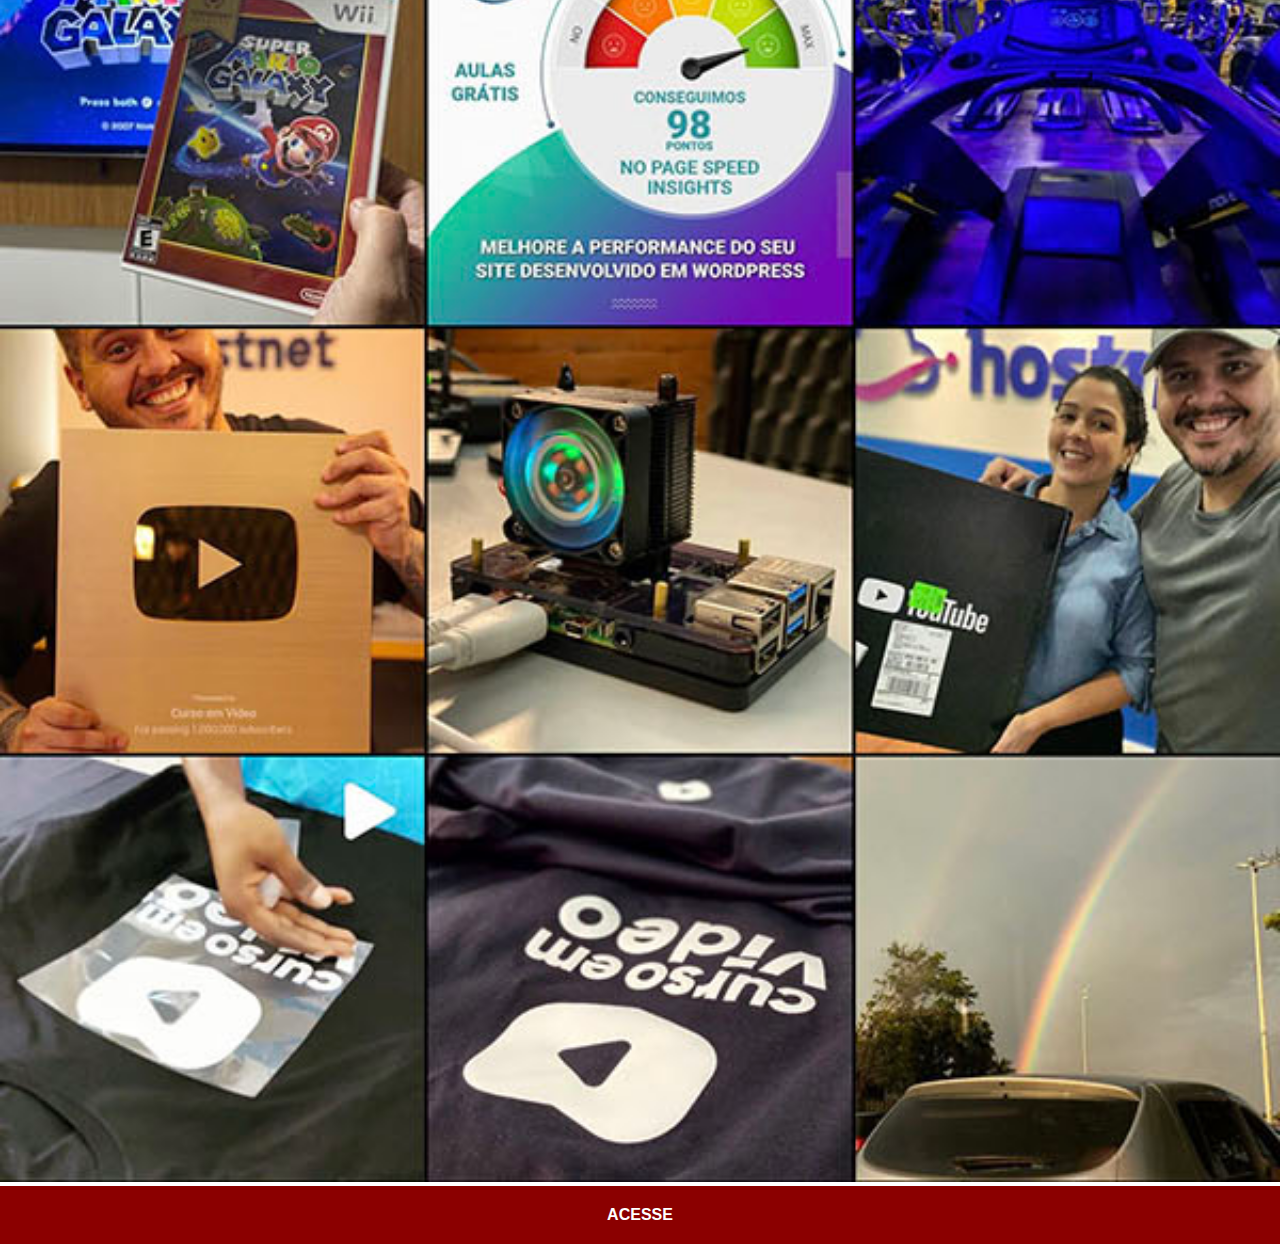
<file: instagram.html>
<!DOCTYPE html>
<html lang="pt-br">
<head>
    <meta charset="UTF-8">
    <meta http-equiv="X-UA-Compatible" content="IE=edge">
    <meta name="viewport" content="width=device-width, initial-scale=1.0">
    <title>Instagram</title>
    <link rel="stylesheet" href="estilos/social.css">
</head>
<body>
    <img src="imagens/tela-instagram.jpg" alt="instagram">
    <a href="https://www.instagram.com/gustavoguanabara/" target="_blank">ACESSE</a>
</body>
</html>
</file>
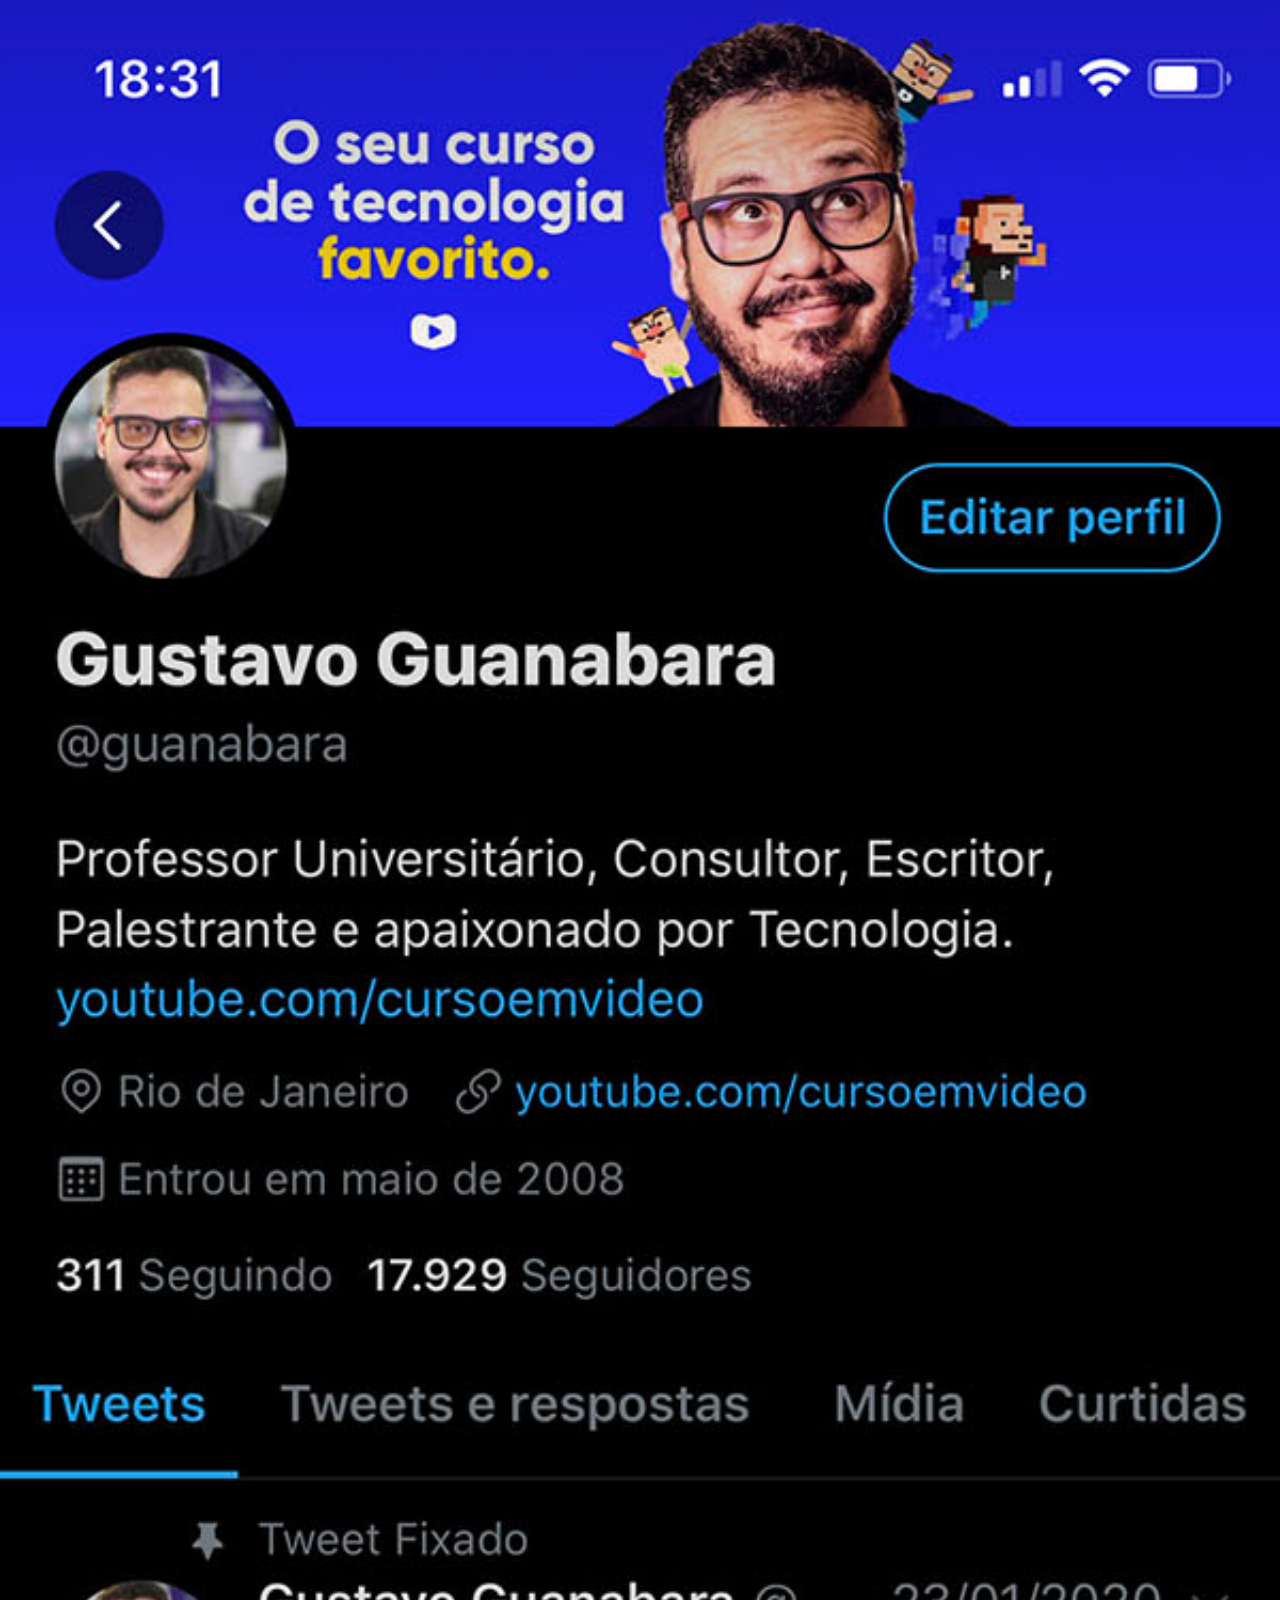
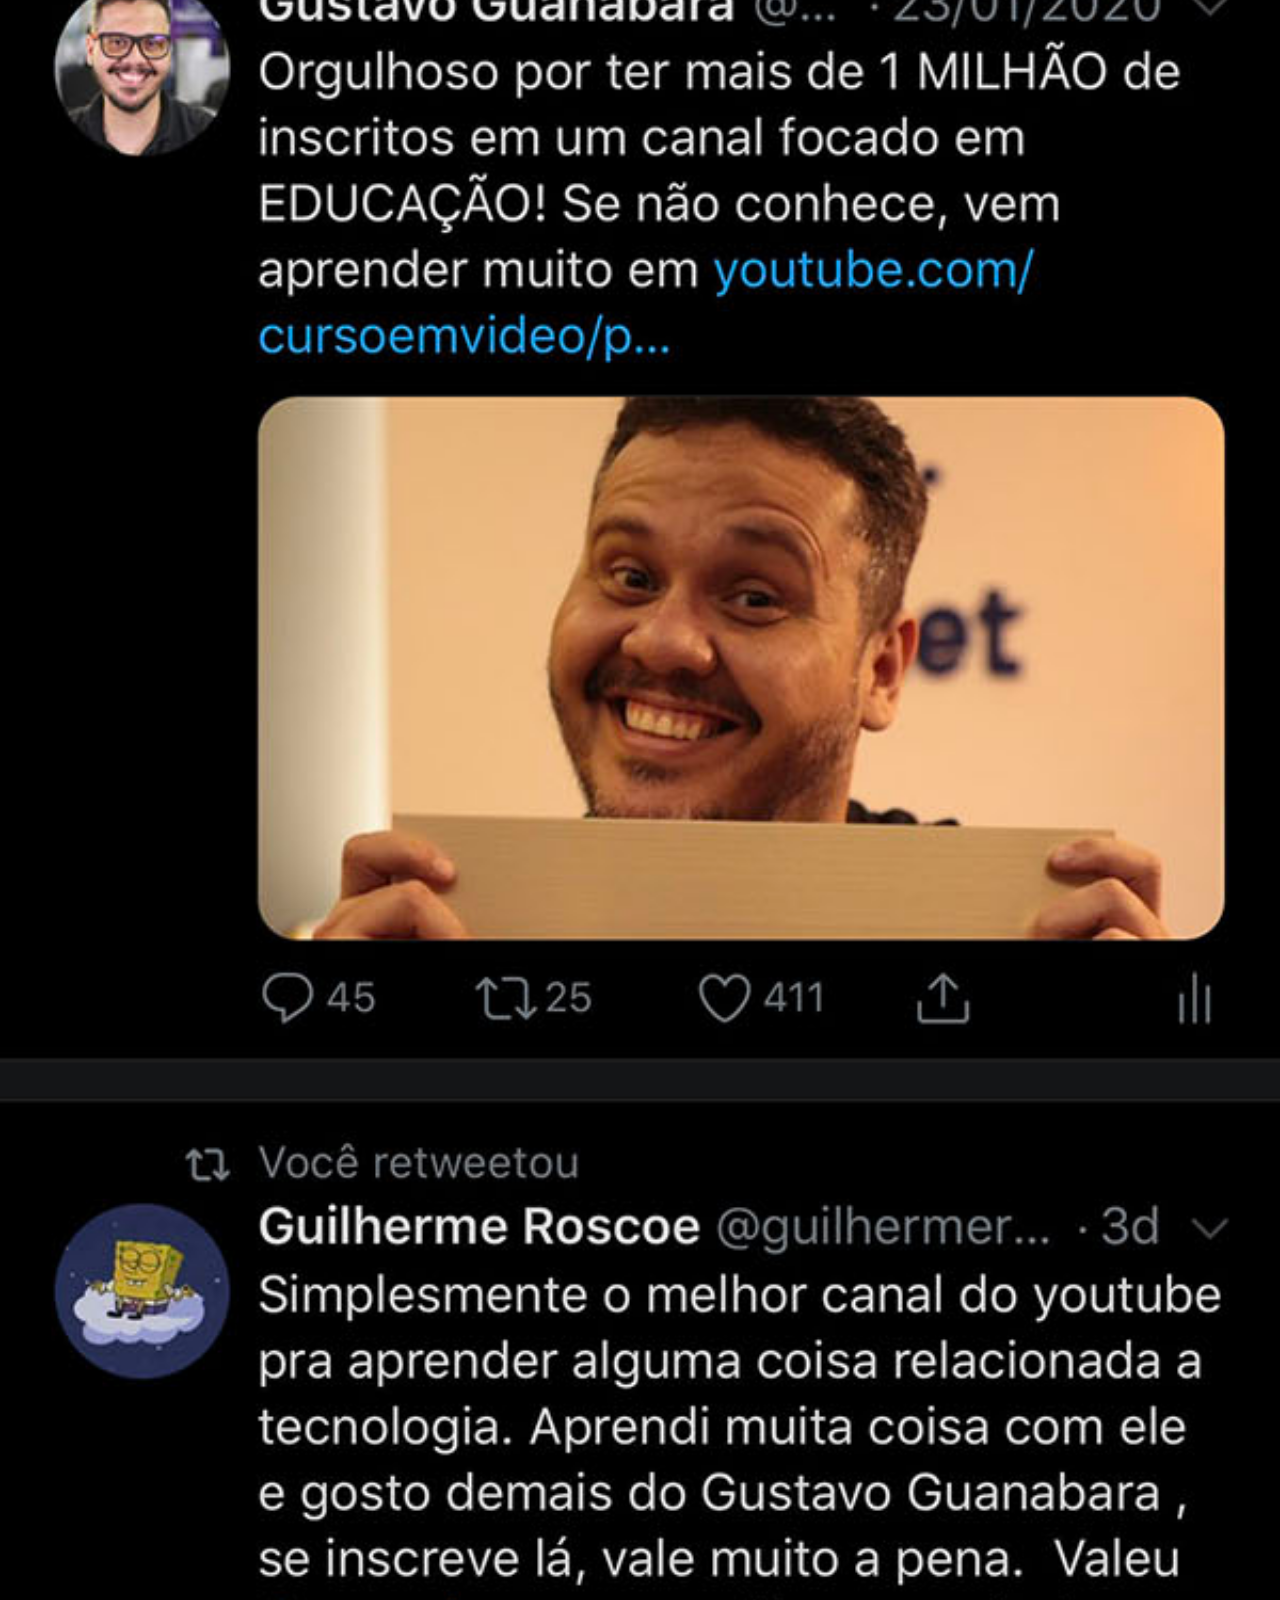
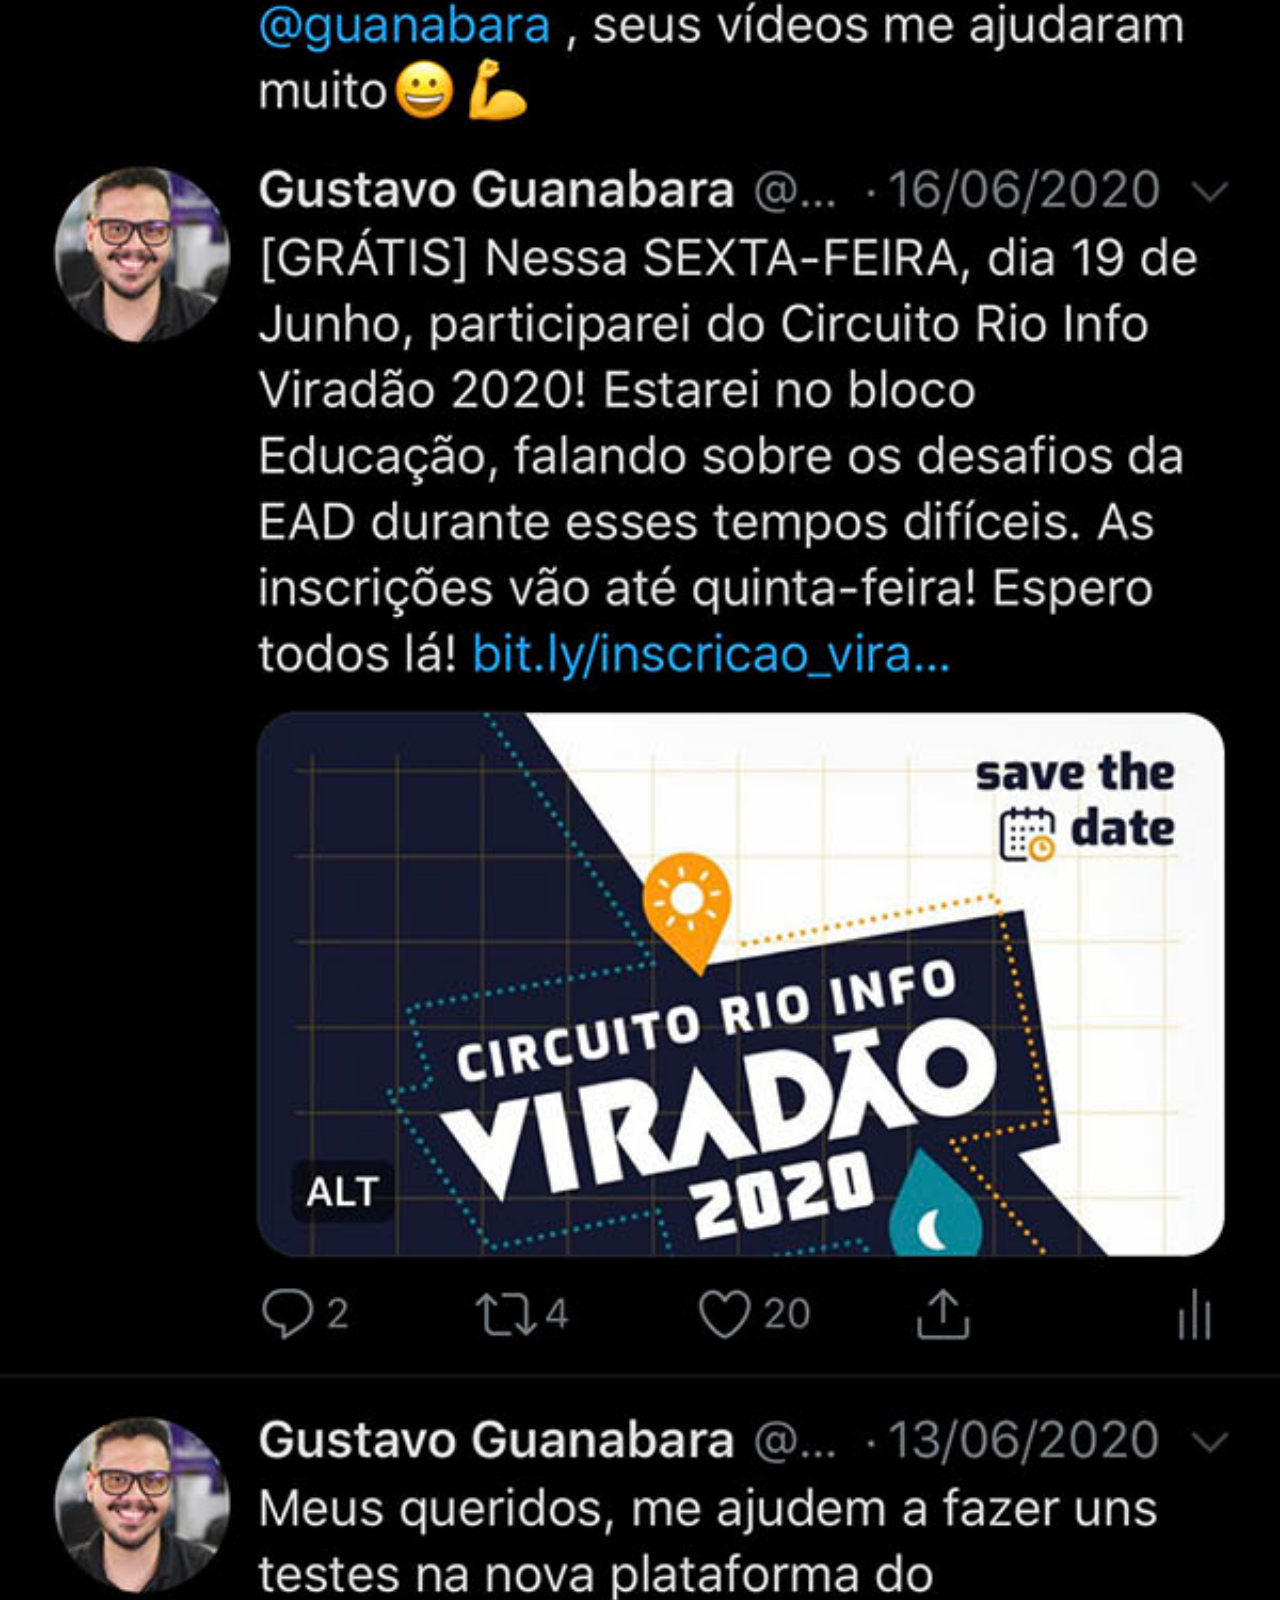
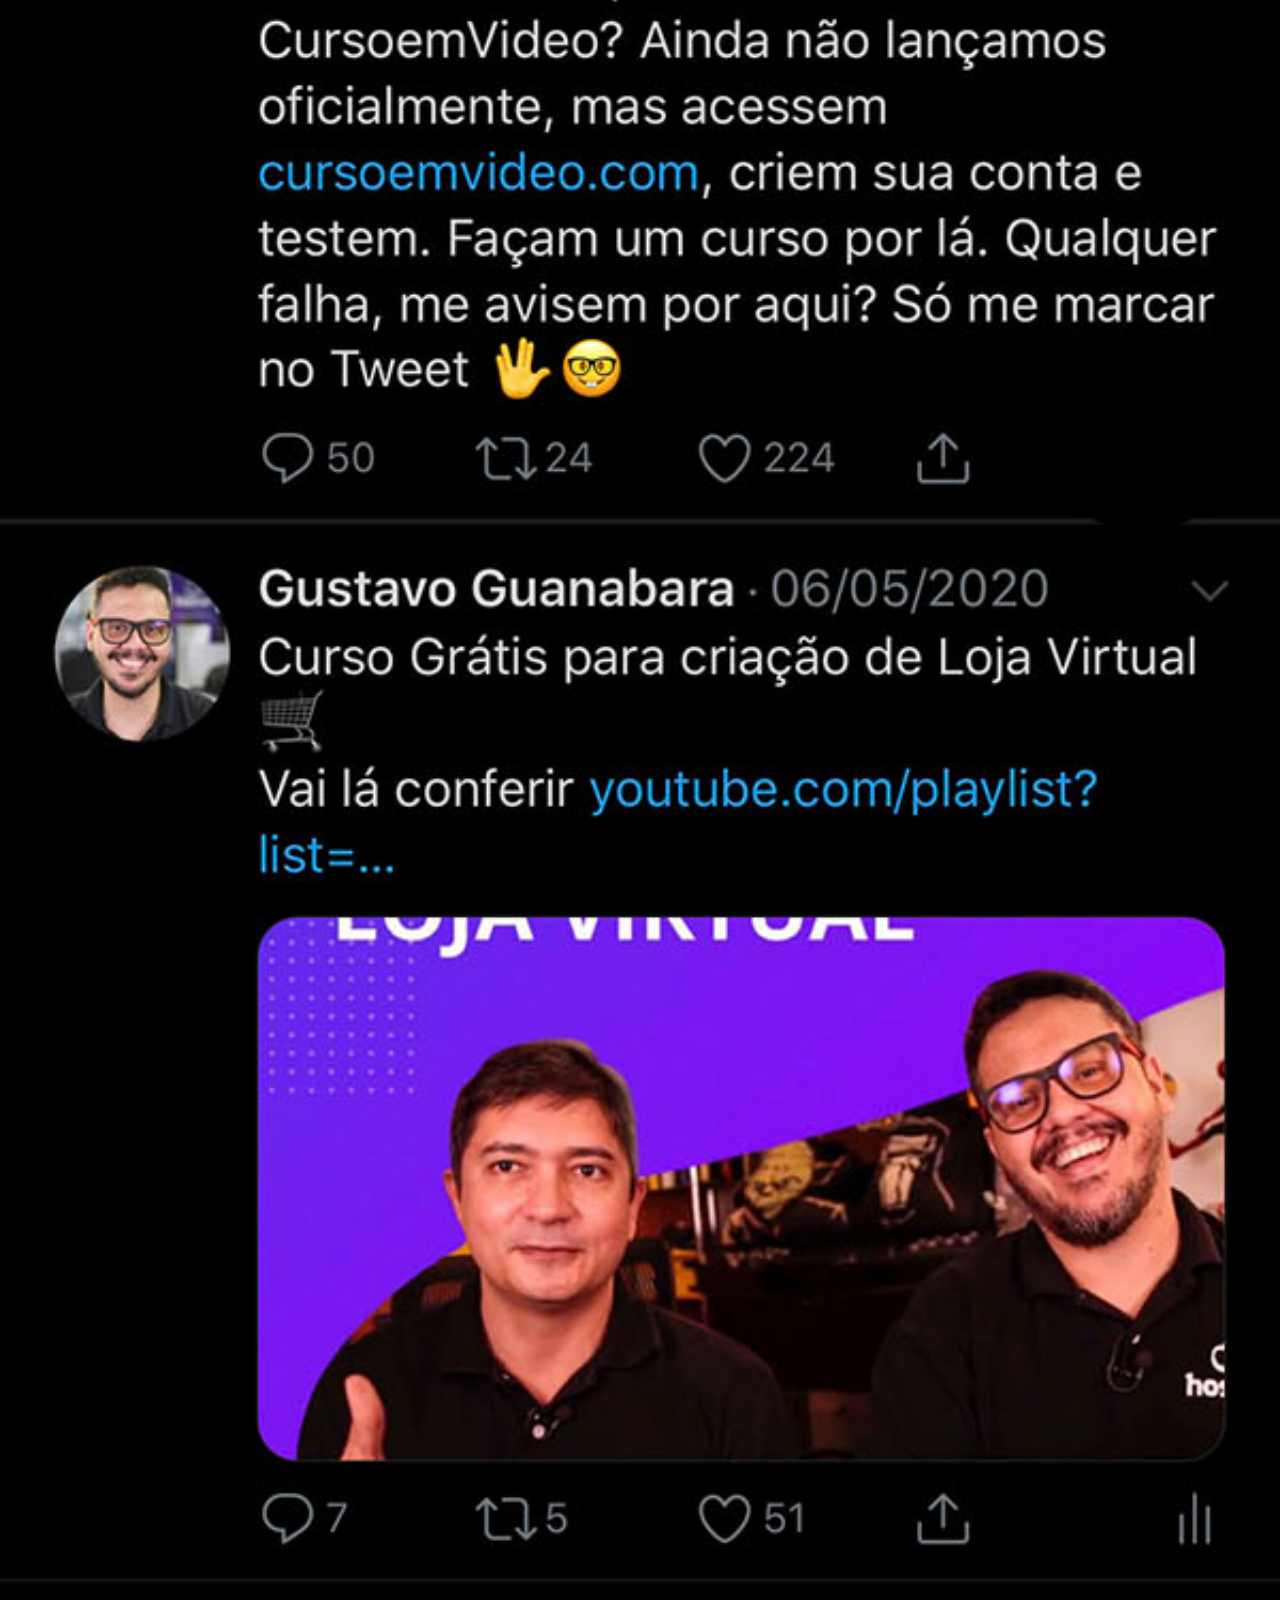
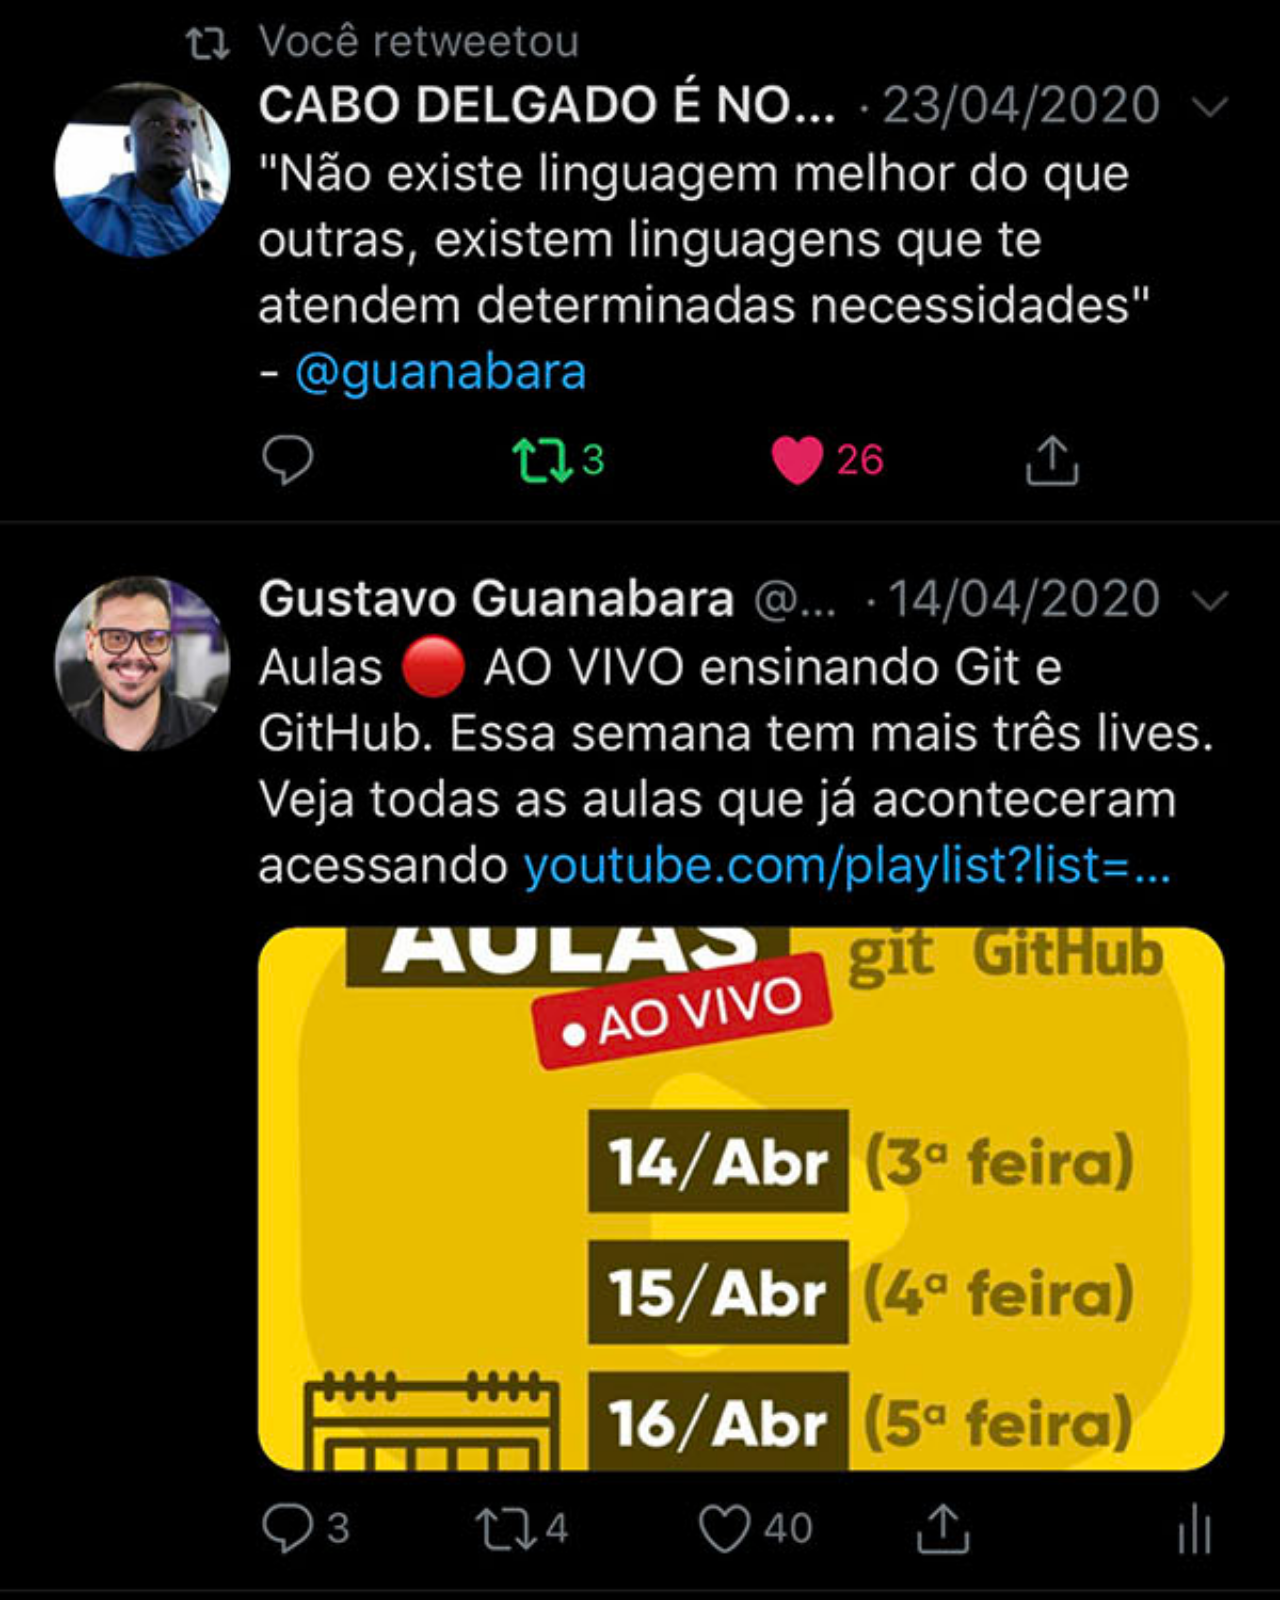
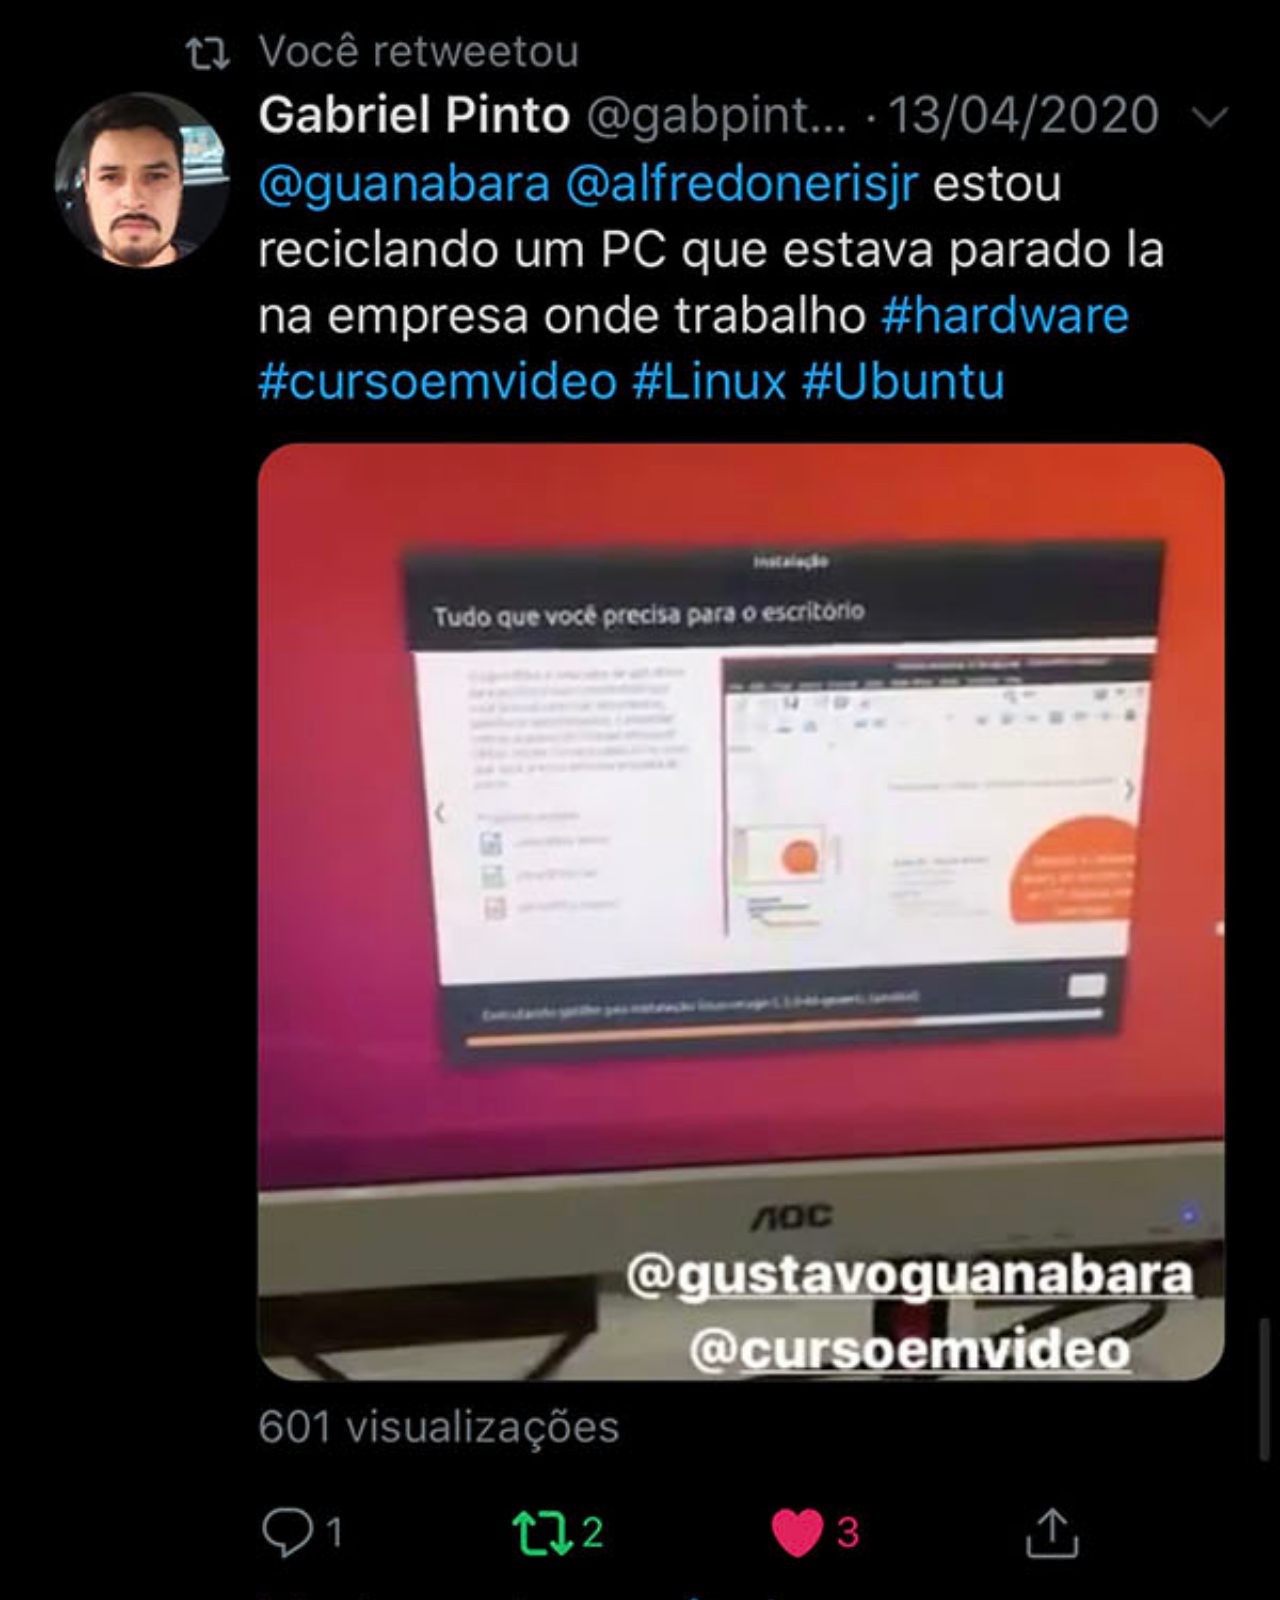
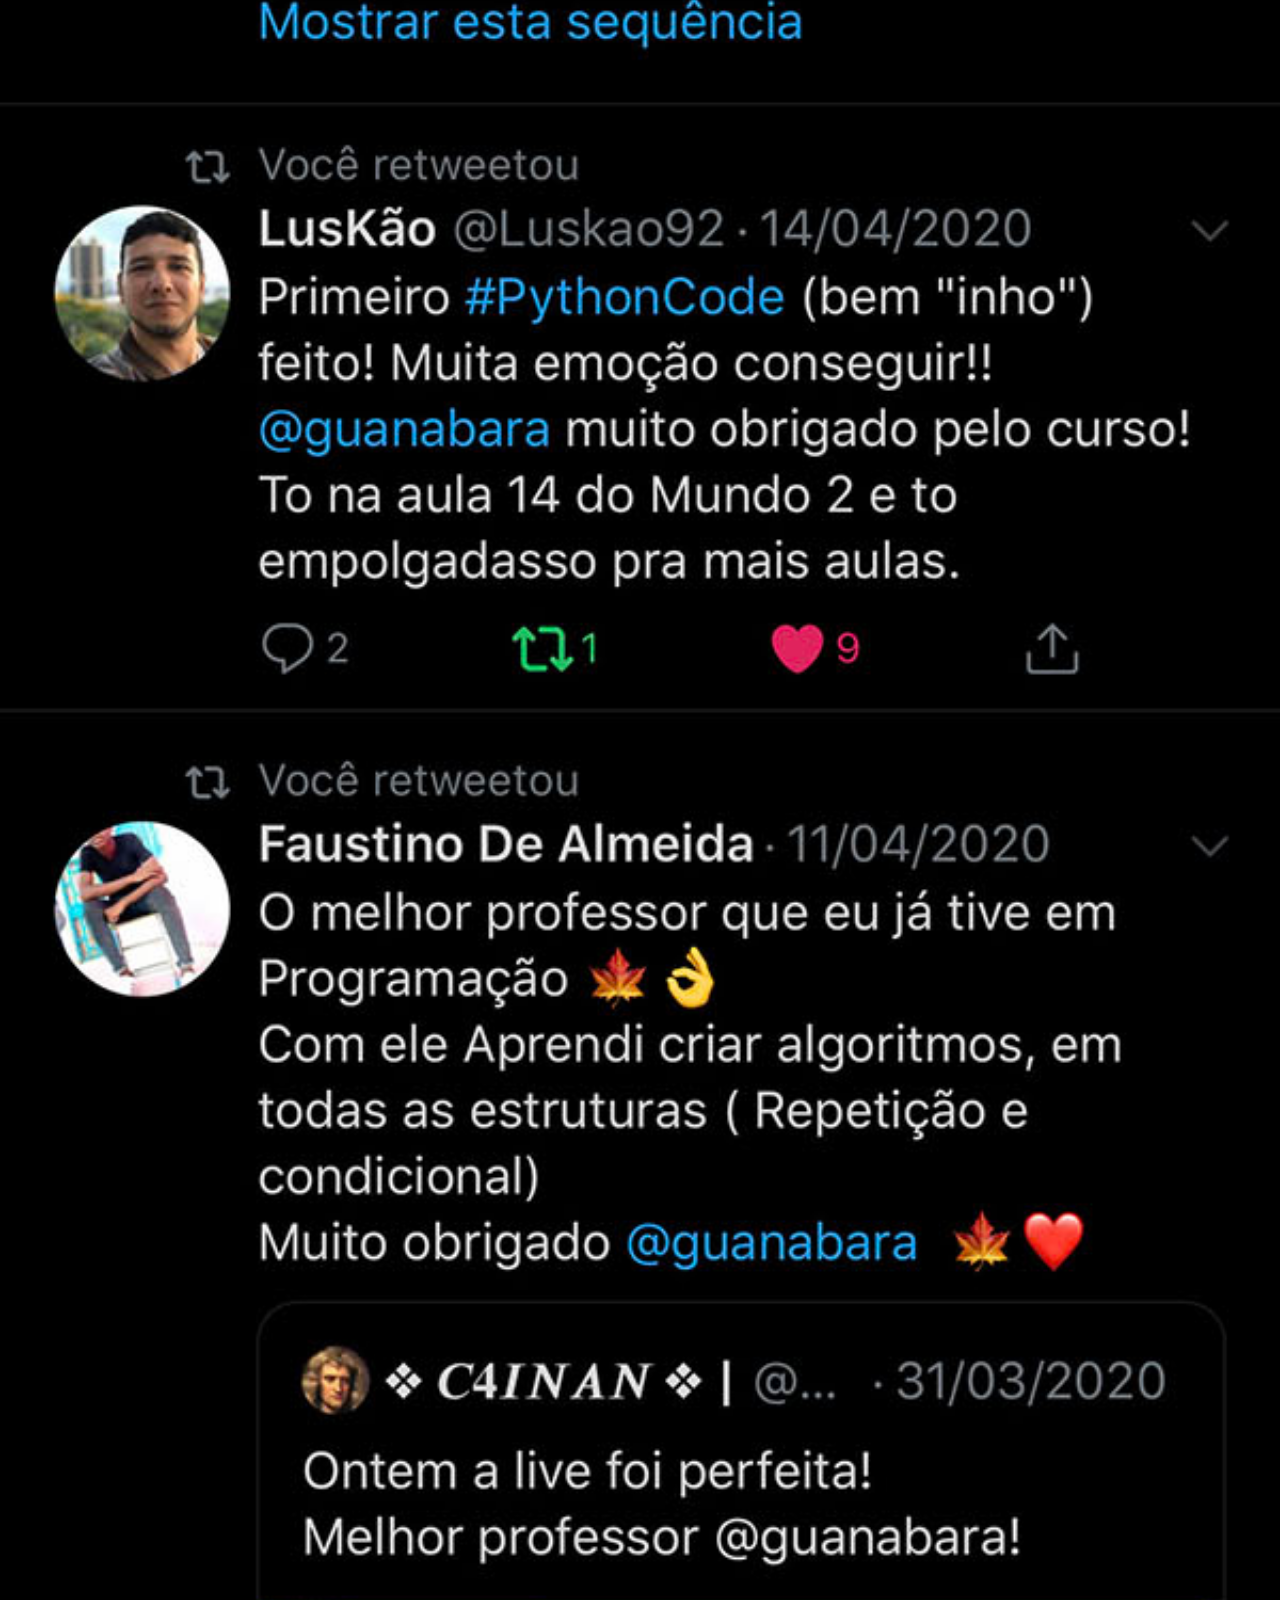
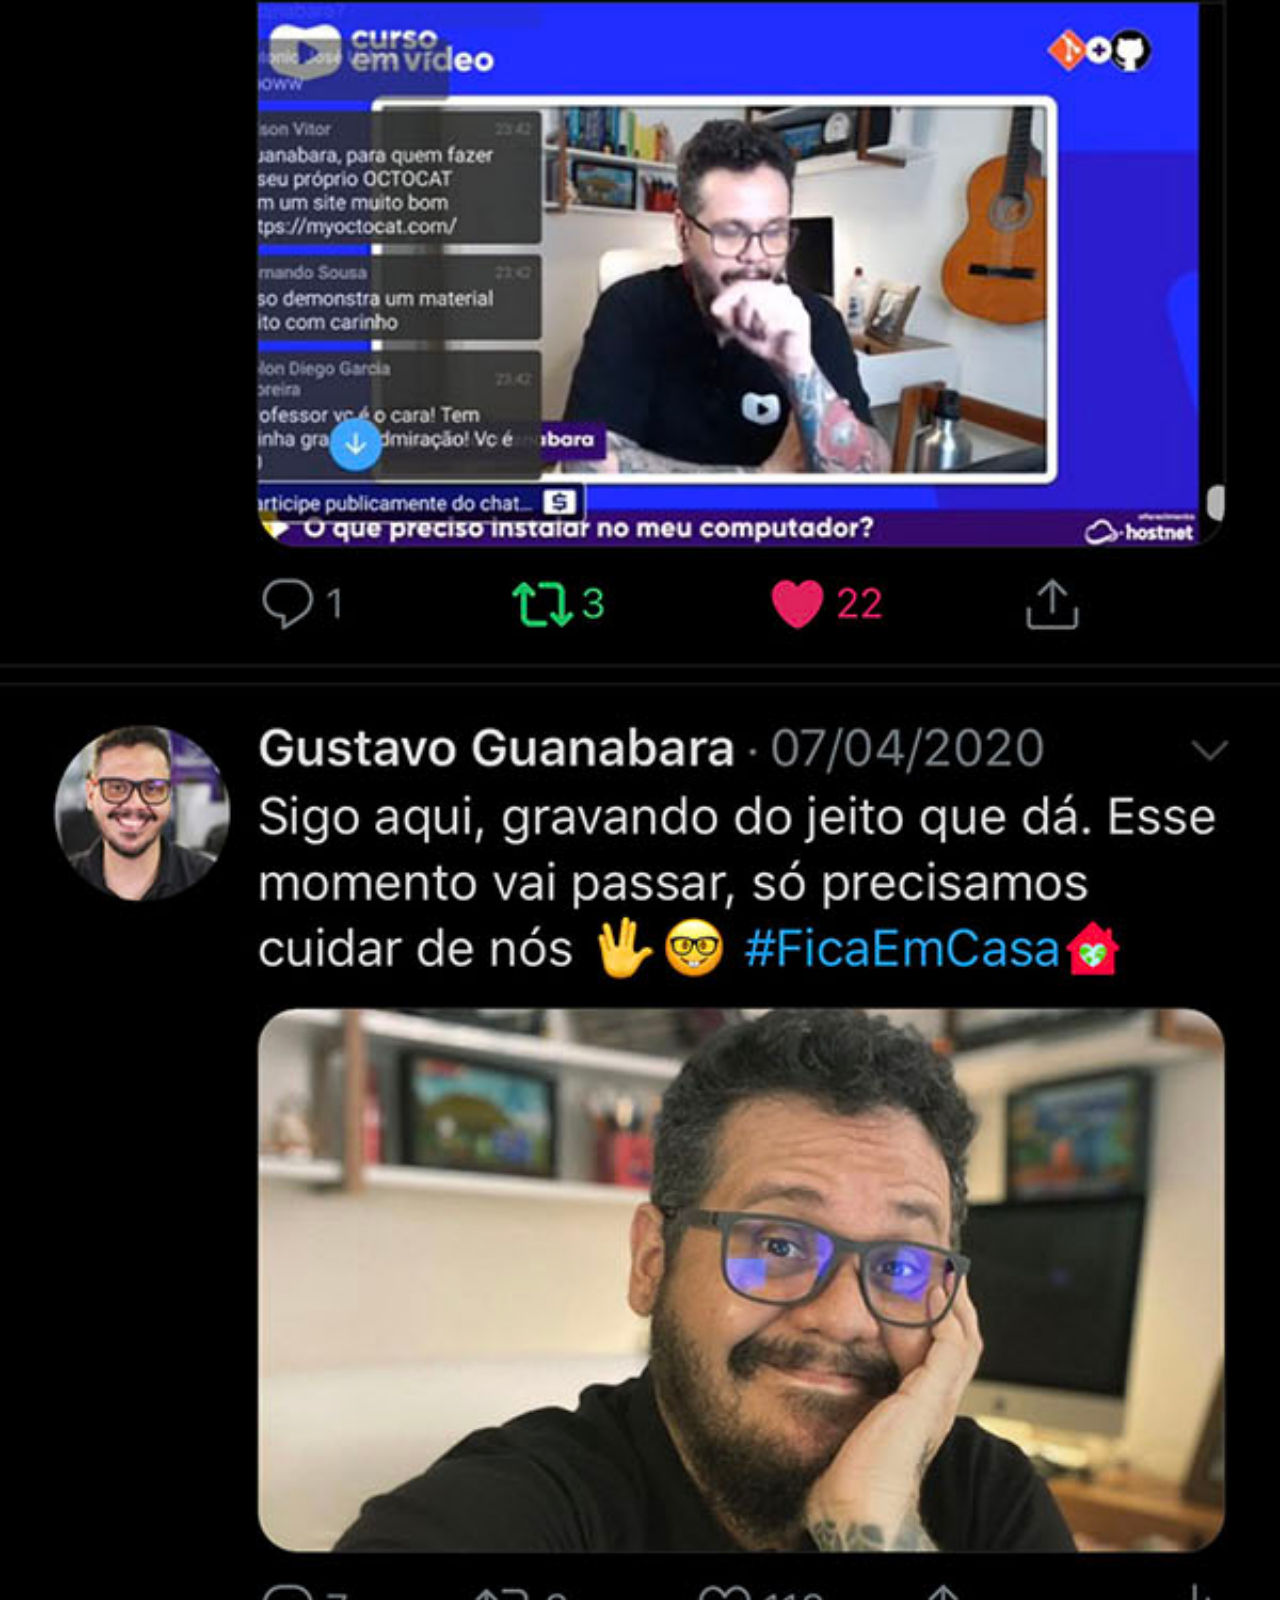
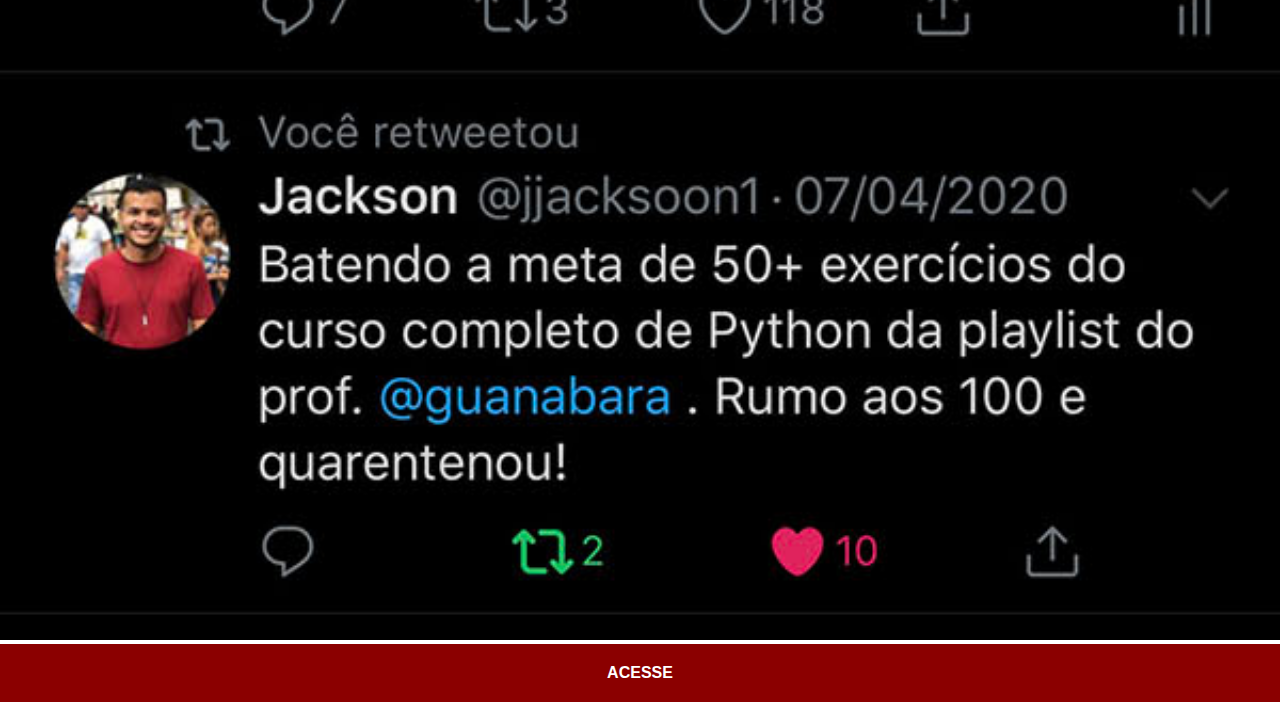
<file: twitter.html>
<!DOCTYPE html>
<html lang="pt-br">
<head>
    <meta charset="UTF-8">
    <meta http-equiv="X-UA-Compatible" content="IE=edge">
    <meta name="viewport" content="width=device-width, initial-scale=1.0">
    <title>Twitter</title>
    <link rel="stylesheet" href="estilos/social.css">
</head>
<body>
    <img src="imagens/tela-twitter.jpg" alt="twitter">
    <a href="https://twitter.com/guanabara" target="_blank">ACESSE</a>
</body>
</html>
</file>
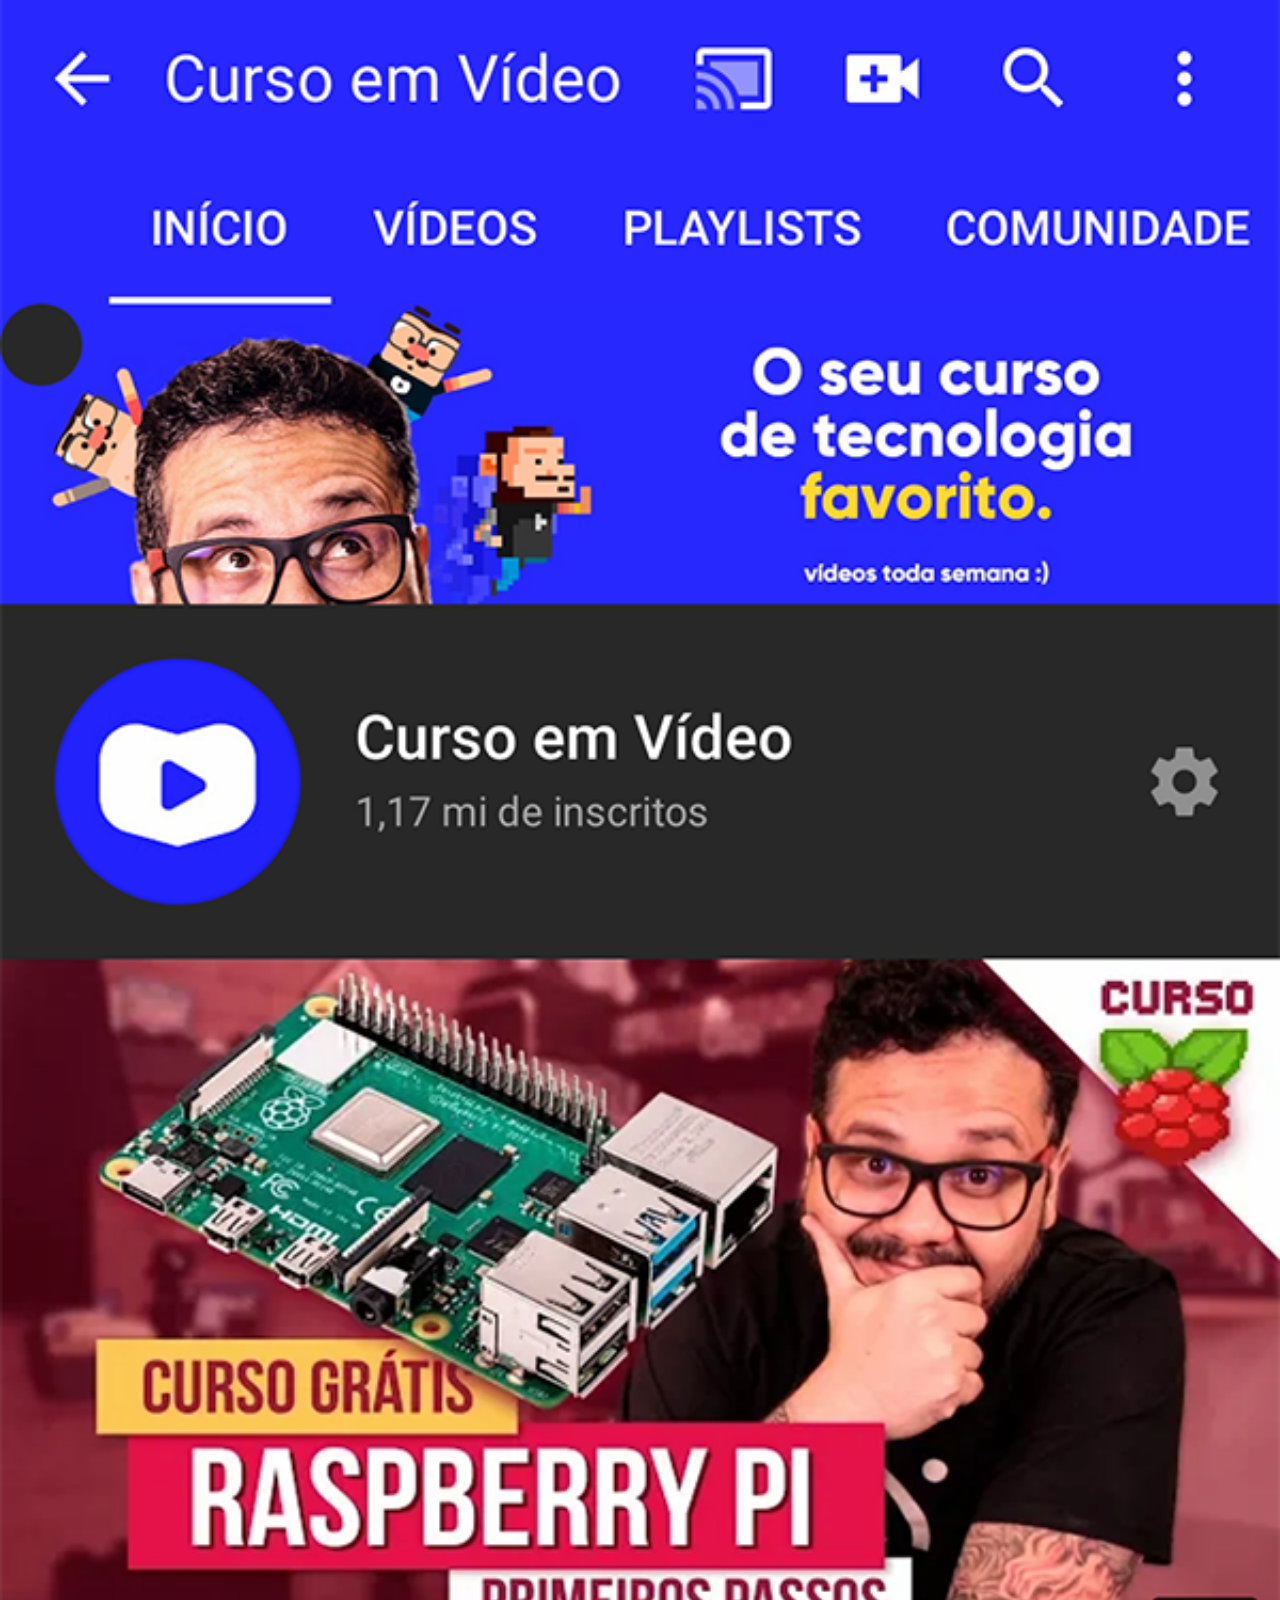
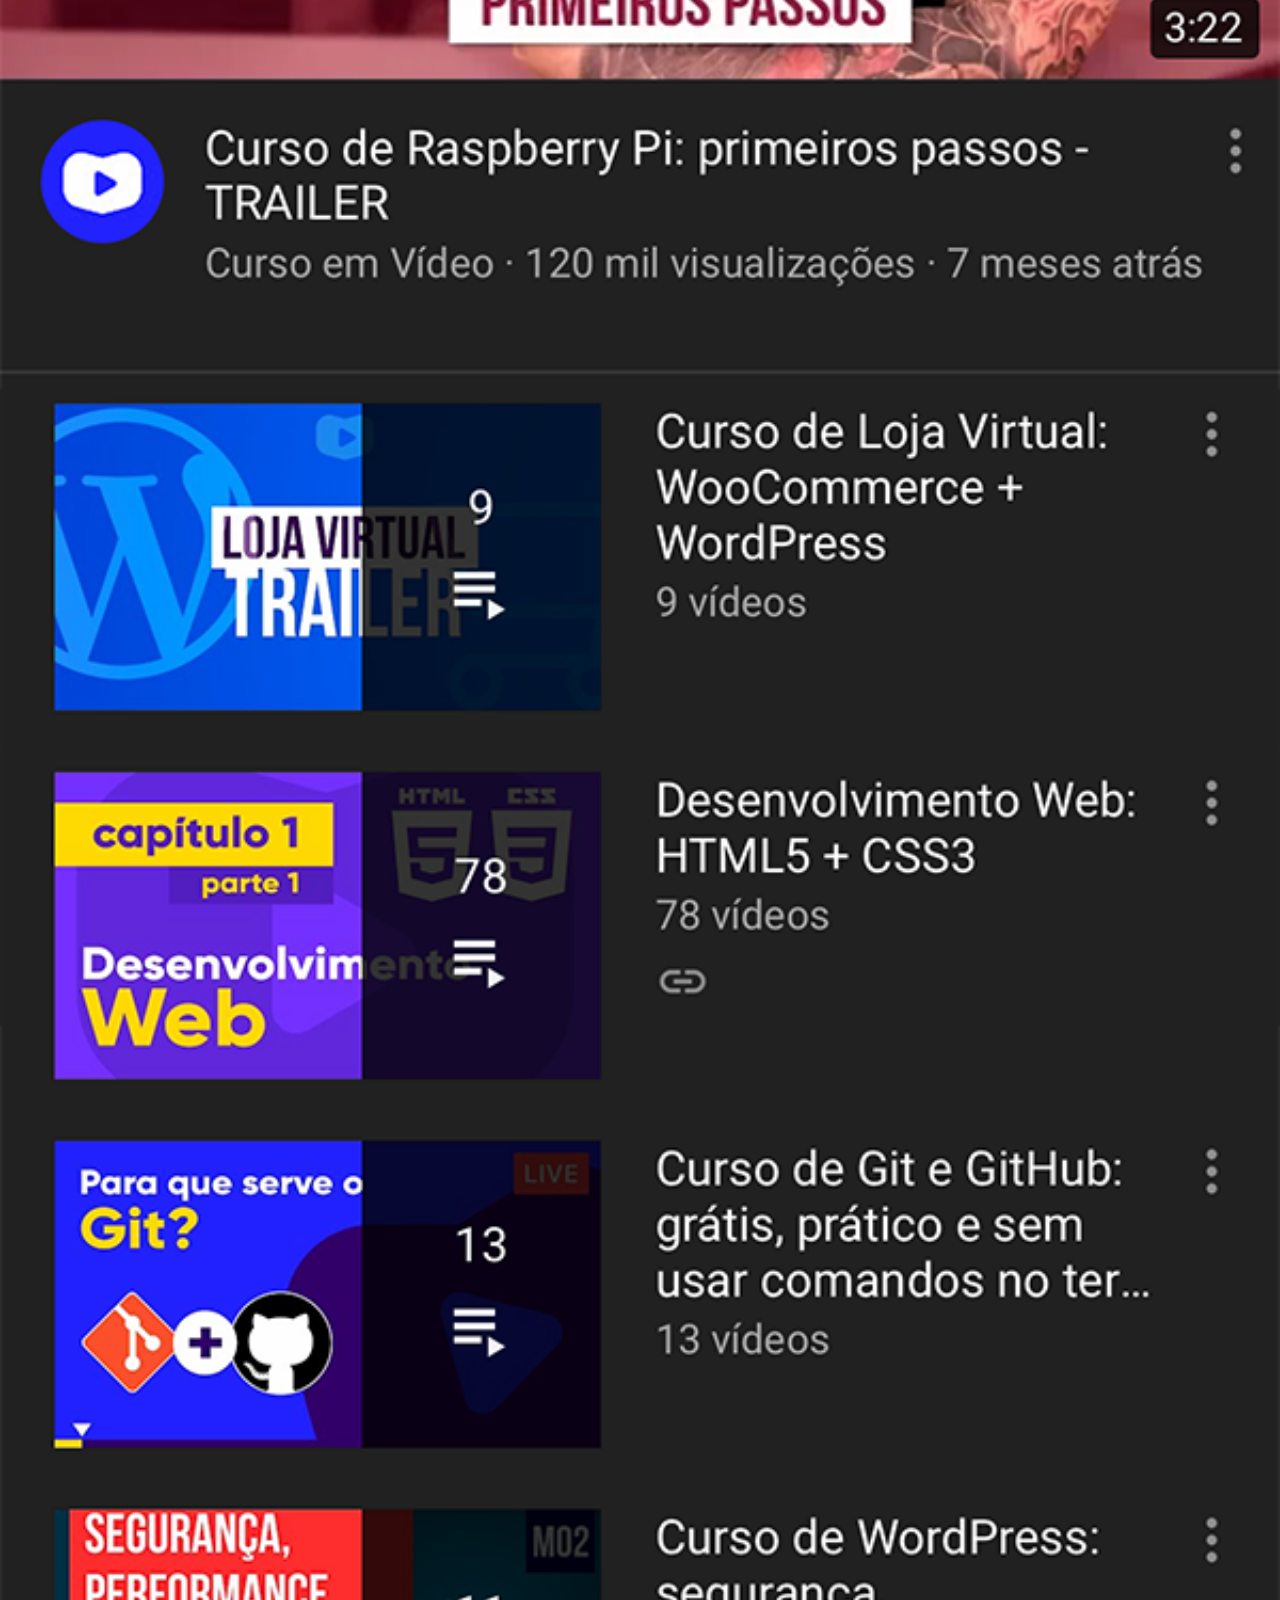
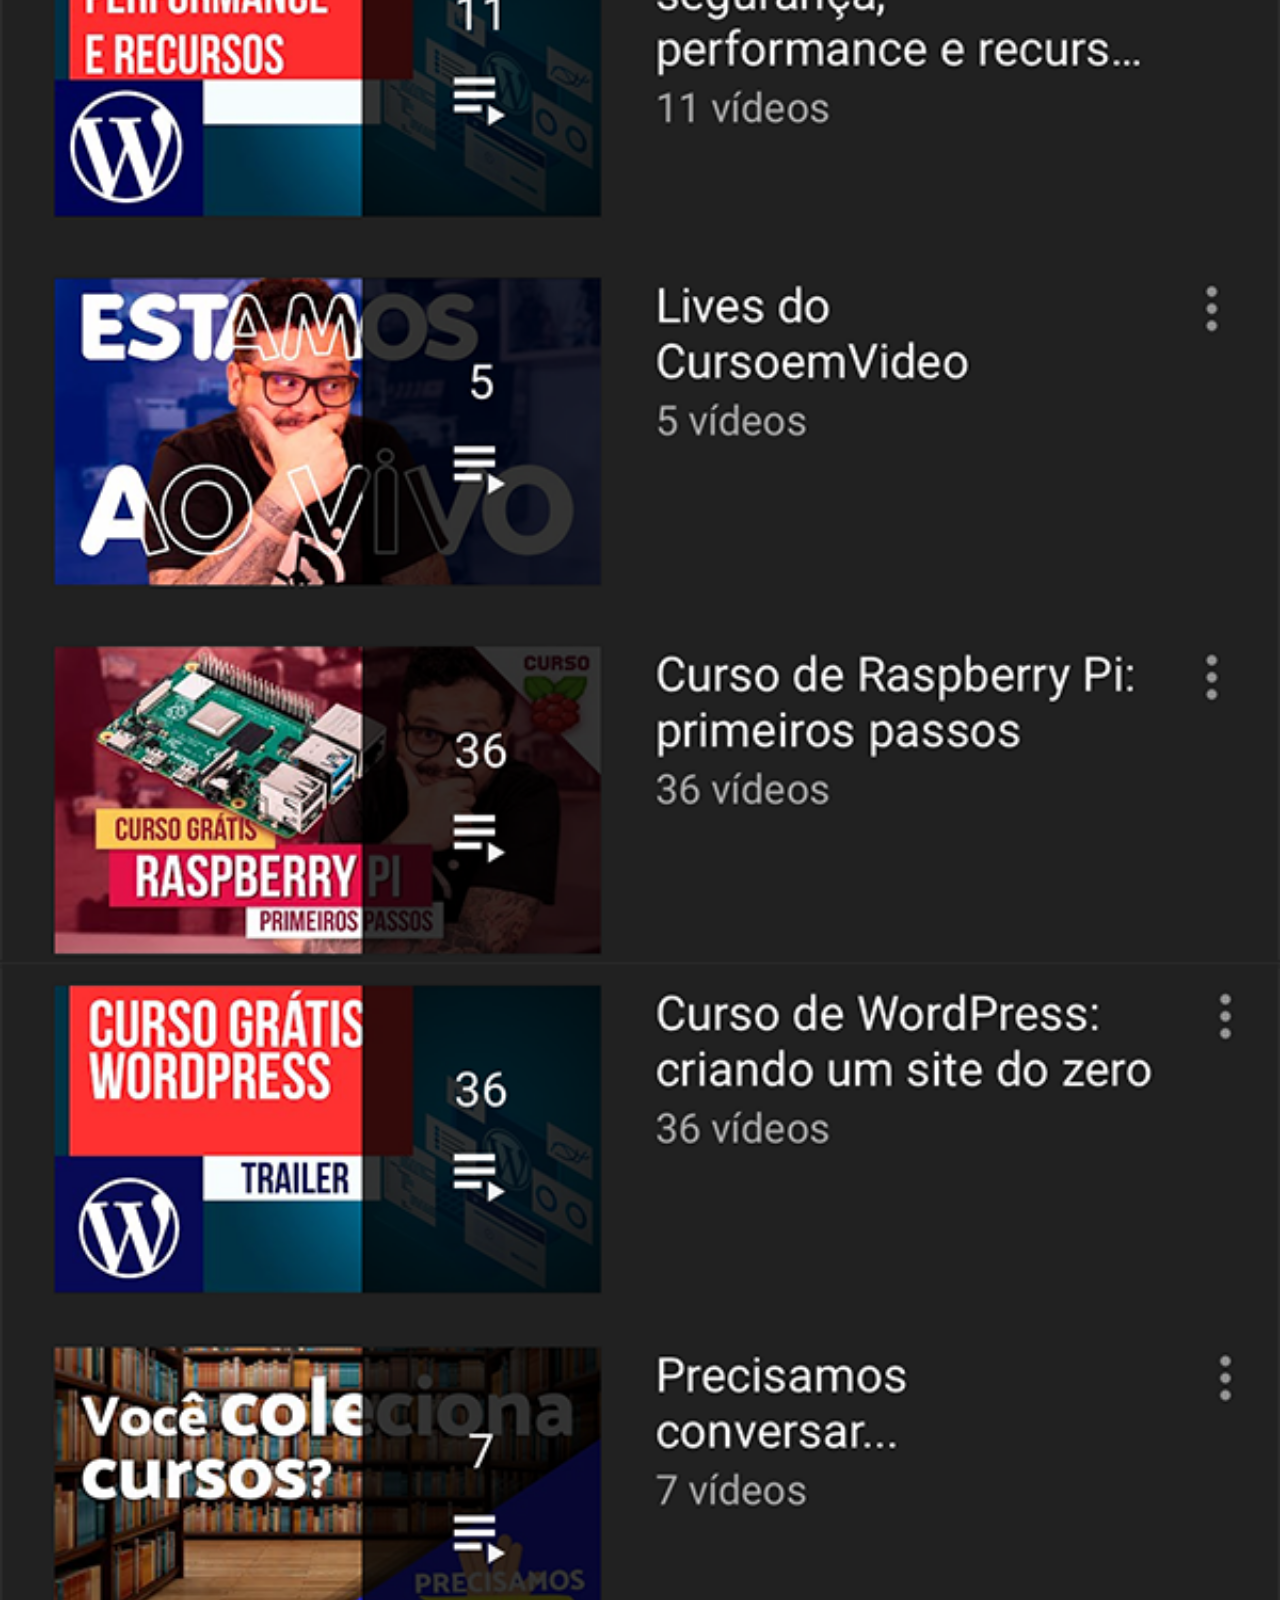
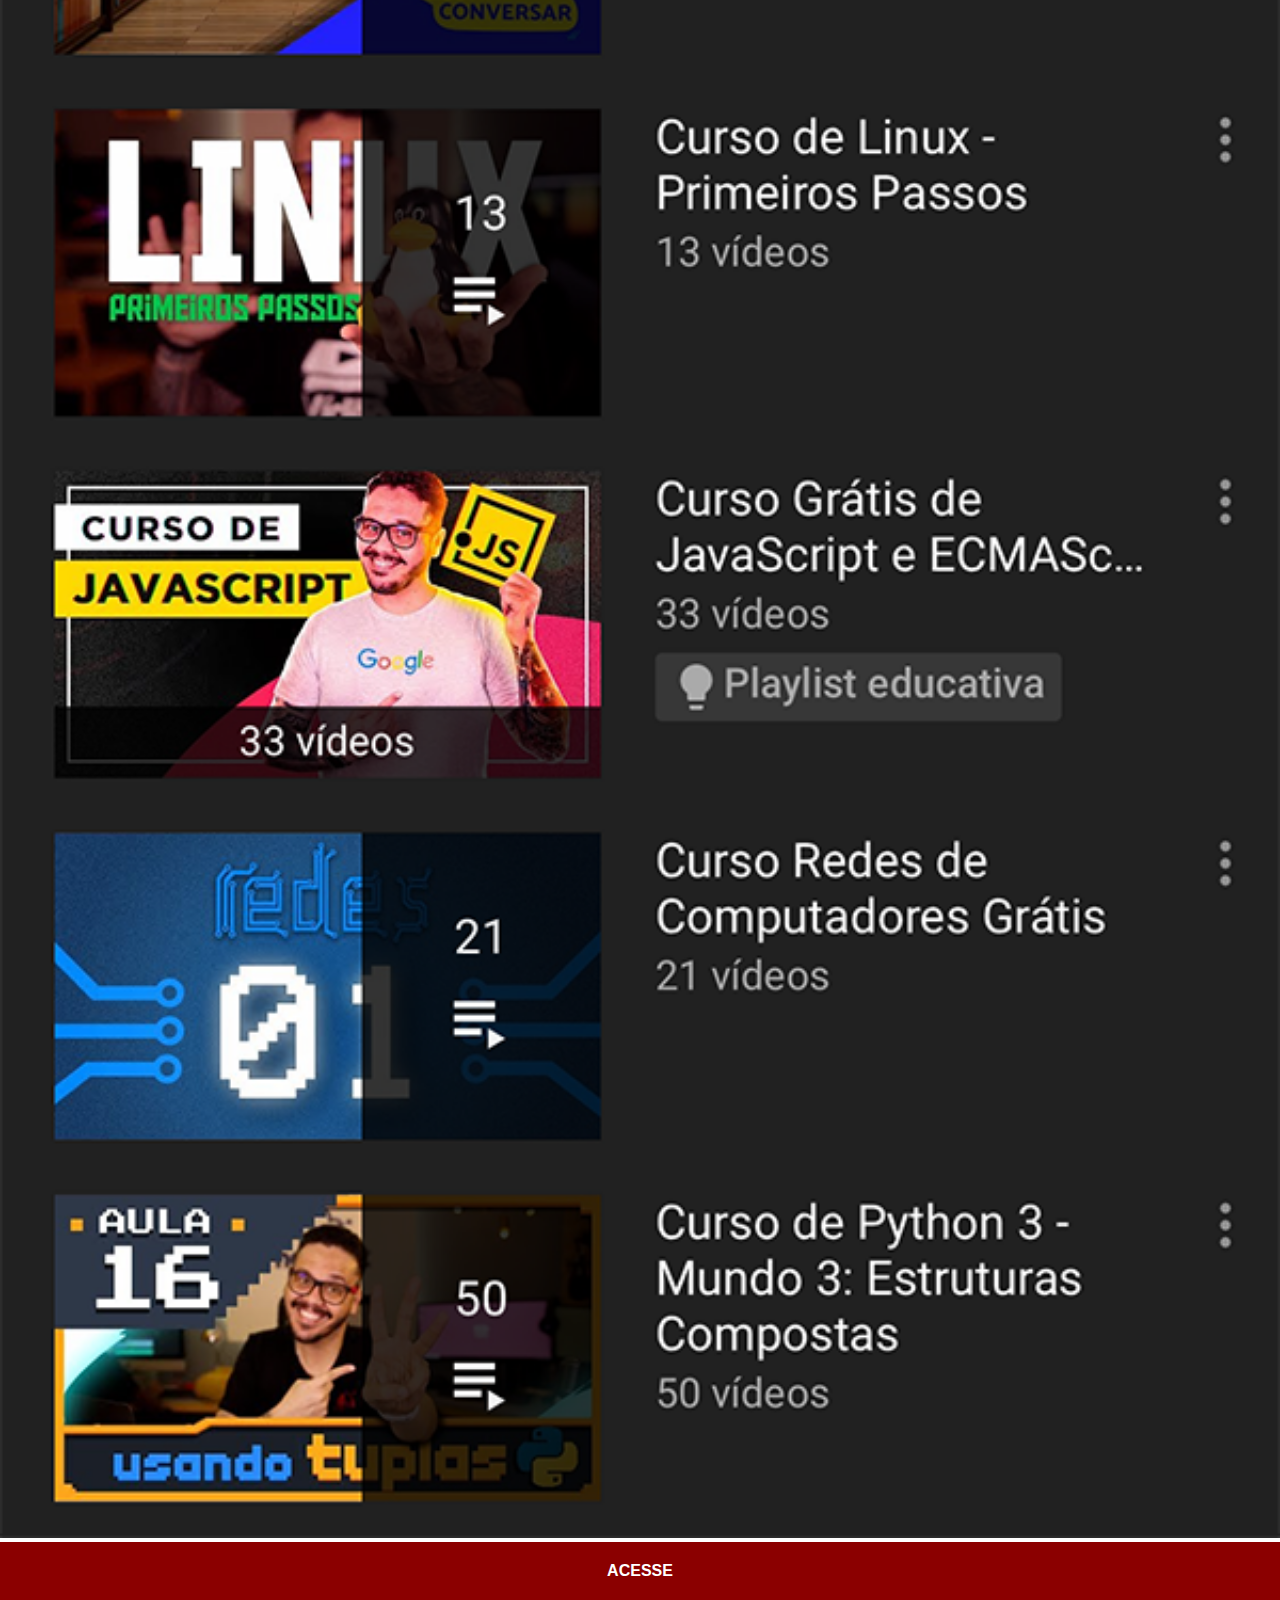
<file: youtube.html>
<!DOCTYPE html>
<html lang="pt-br">
<head>
    <meta charset="UTF-8">
    <meta http-equiv="X-UA-Compatible" content="IE=edge">
    <meta name="viewport" content="width=device-width, initial-scale=1.0">
    <title>You Tube</title>
    <link rel="stylesheet" href="estilos/social.css">
</head>
<body>
    <img src="imagens/tela-youtube.png" alt="You Tube">
    <a href="https://www.youtube.com/cursoemvideo" target="_blank">
        ACESSE
    </a>
</body>
</html>
</file>
<file: estilos/style.css>
@charset "UTF-8";

* {
    margin: 0px;
    padding: 0px;
    font-family: Arial, Helvetica, sans-serif;
}

html, body {
    height: 100vh;
    width: 100vw;
    background-color: black;
}

body {
    background: url(../imagens/fundo-madeira.jpg) top center no-repeat;
    background-size: cover;
    background-attachment: fixed;
}

main {
    position: relative;
    height: 100vh;

}

section#telefone {
    position: absolute;
    top: 50%;
    left: 50%;
    transform: translate(-50%,-50%);

    width: 311px;
    height: 627px;
    background: url('../imagens/frame-iphone.png') no-repeat;
}

iframe#tela {
    position: relative;
    top: 80px;
    left: 22px;
    width: 267px;
    height: 472px;
}

section#redes-sociais {
    text-align: right;
}

section#redes-sociais img {
    width: 50px;
    margin: 10px;
    border-radius: 50%;
    box-shadow: 2px 2px 5px rgba(0, 0, 0, 0.401);
    box-sizing: border-box;
}

section#redes-sociais img:hover {
    border: 2px solid rgba(255, 255, 255, 0.629);
    transform: translate(-3px,-3px);
    box-shadow: 5px 5px 5px rgba(0, 0, 0, 0.504);
    transition: transform .2s, border 1s;
}
</file>
<file: estilos/social.css>
@charset "UTF-8";

* {
    margin: 0px;
    padding: 0px;
    font-family: Arial, Helvetica, sans-serif;
}

::-webkit-scrollbar {
    width: 0px;
    height: 0px;
}

img {
    width: 100vw;
}

a {
    display: block;
    background-color: darkred;
    color: white;
    text-decoration: none;
    font-weight: bold;
    padding: 20px;
    text-align: center;
}

a:hover {
    background-color: red;
}
</file>
